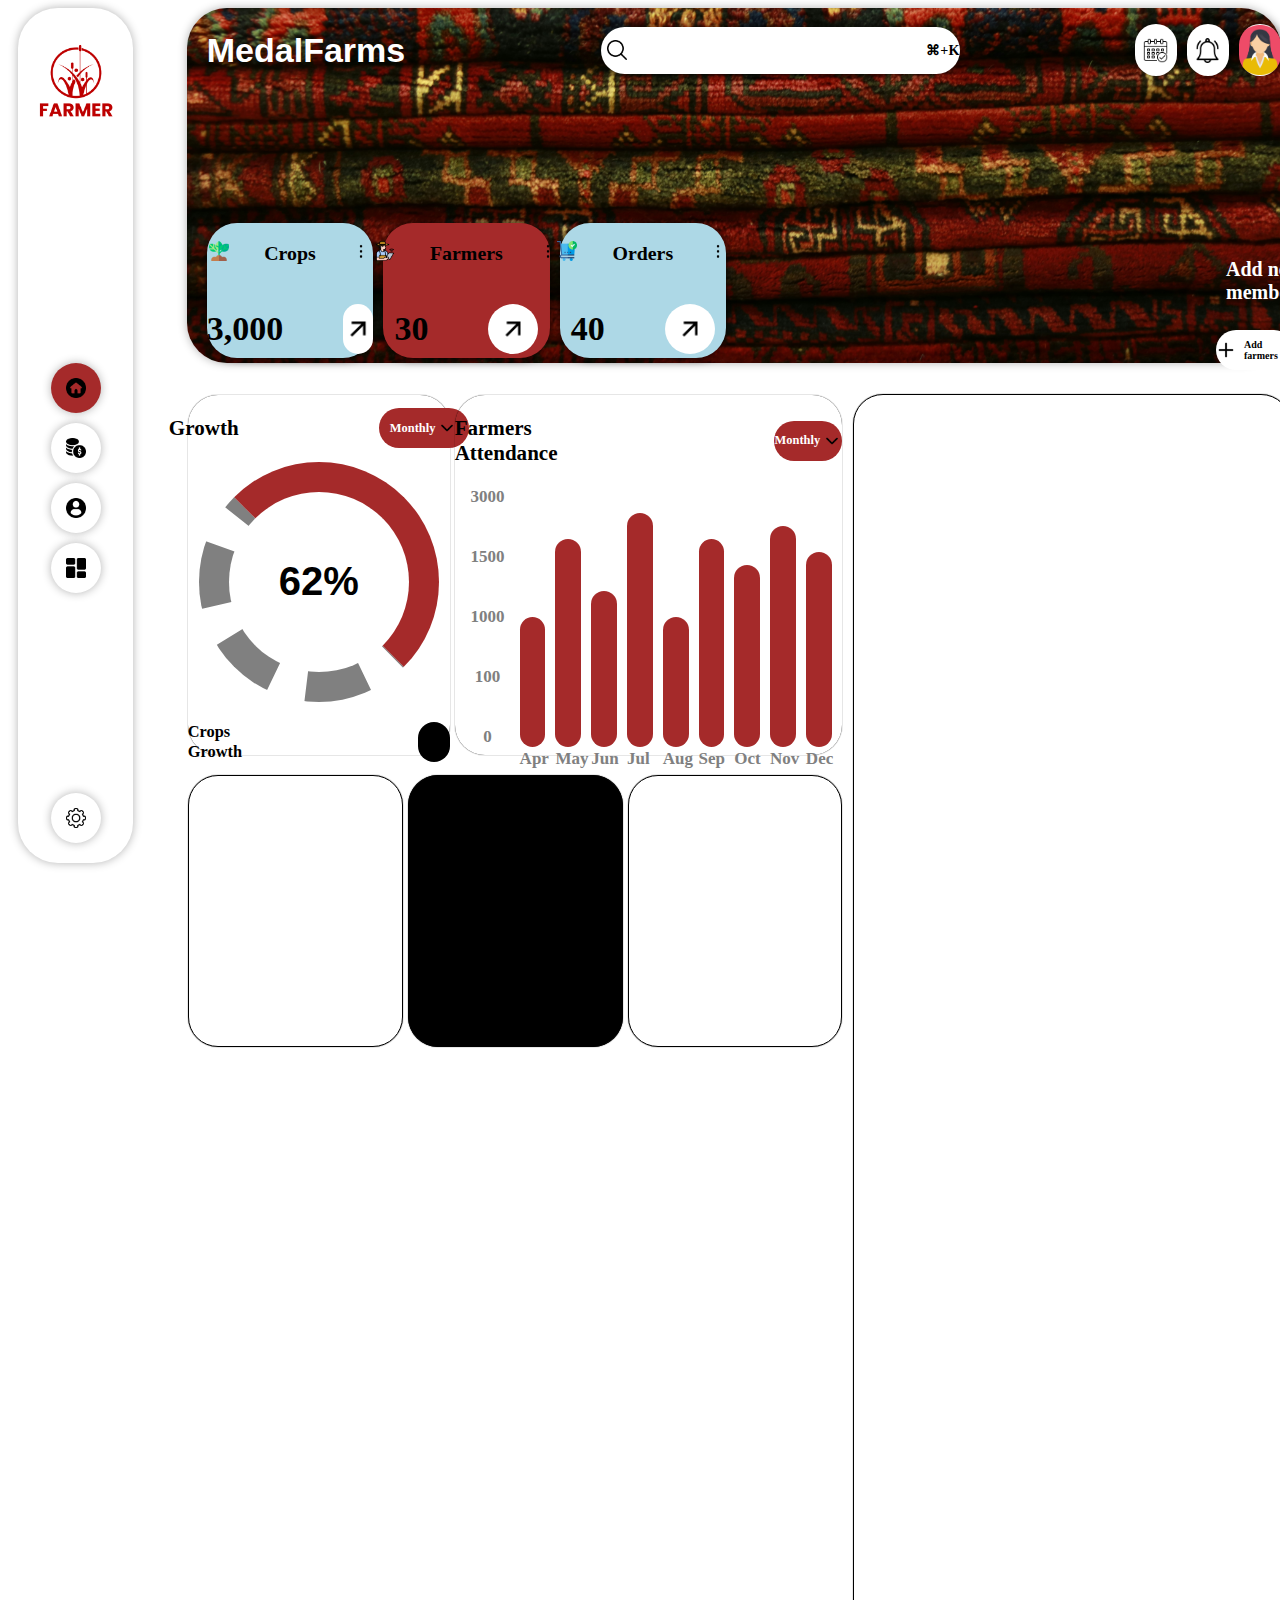
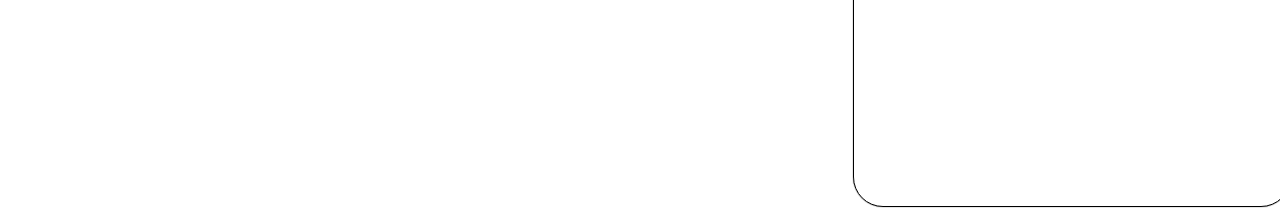
<file: index.html>
<!DOCTYPE html>
<html lang="en">
<head>
    <meta charset="UTF-8">
    <meta name="viewport" content="width=device-width, initial-scale=1.0">
    <title>dashboard</title>
    <link rel="stylesheet" href="main.css">
</head>
<body>
    <div class="container">
        <div class="sidebox">
            <div class="logo"><img src="images/logo.png" alt="logo" height="150px"></div>
            <div class="nav-btn">
                <div class="tabs home"><img src="images/home.png" alt="logo" height="20px"></div>
                <div class="tabs money"><img src="images/money (1).png" alt="logo" height="20px"></div>
                <div class="tabs profi"><img src="images/profile-user.png" alt="logo" height="20px"></div>
                <div class="tabs dashboard"><img src="images/dashboard.png" alt="logo" height="20px"></div>
            </div>
            <div class="settings tabs"><img src="images/settings.png" alt="logo" height="20px"></div>
        </div>
        <div class="mainbox">
            <div class="header">
                <div class="nav-bar">
                    <h1 class="H1">MedalFarms</h1>
                    <div class="search-bar">
                        <img src="images/search2.png" alt="search" height="20px">
                        <input type="text" height="30px" class="search">
                        <h5>⌘+K</h5>
                    </div>
                    <div class="calender bd"></div>
                    <dic class="notification bd"></dic>
                    <div class="profile bd"></div>
                </div>
                <div class="info">
                    <div class="crops bc">
                        <div class="up">
                            <div><img src="images/sprout.png" alt="crops" height="20px"></div>
                            <h3>Crops</h3>
                            <div><img src="images/more.png" alt="crops" height="20px"></div>
                        </div>
                        <div class="low">
                            <h1>3,000</h1>
                            <div class="view-full"></div>
                        </div>
                    </div>
                    <div class="farmers bc">
                        <div class="up">
                            <div><img src="images/farmer.png" alt="crops" height="20px"></div>
                            <h3>Farmers</h3>
                            <div><img src="images/more.png" alt="crops" height="20px"></div>
                        </div>
                        <div class="low">
                            <h1>30</h1>
                            <div class="view-full"></div>
                        </div>
                    </div>
                    <div class="orders bc">
                        <div class="up">
                            <div><img src="images/order.png" alt="crops" height="20px"></div>
                            <h3>Orders</h3>
                            <div><img src="images/more.png" alt="crops" height="20px"></div>
                        </div>
                        <div class="low">
                            <h1>40</h1>
                            <div class="view-full"></div>
                        </div>
                    </div>
                    <div class="members bc">
                        <h2 class="H2">Add new members</h2>
                        <div class="hlder">
                            <div class="addf bf">
                                <img src="images/add.png" alt="add" height="20px">
                                <h4>Add farmers</h4>
                            </div>
                            <div class="addcrp bf">
                                <img src="images/add.png" alt="add" height="20px">
                                <h4>Add crops</h4>
                            </div>
                        </div>
                    </div>
                </div>
            </div>
            <div class="sec2">
                <div class="dashboardss">
                    <div class="db0">
                        <div class="db1">
                            <div class="gro">
                                <h3>Growth</h3>
                                <div class="duration">
                                    <h5>Monthly</h5>
                                    <img src="images/arrowdown.png" alt="arrowdown" height="20px">
                                </div>
                            </div>
                            <div class="vis">
                                <div class="datav">62%</div>
                            </div>
                            <div class="foot">
                                <h3>Crops Growth</h3>
                                <div class="sett"><img src="images/settings.png" alt="logo" height="20px"></div>
                            </div>
                        </div>
                        <div class="db2">
                            <div class="gro gr2">
                                <h3>Farmers Attendance</h3>
                                <div class="duration">
                                    <h5>Monthly</h5>
                                    <img src="images/arrowdown.png" alt="arrowdown" height="20px">
                                </div>
                            </div>

                            <div class="Attendance-dash">
                                <div class="sections sec-1">
                                    <div>3000</div>
                                    <div>1500</div>
                                    <div>1000</div>
                                    <div>100</div>
                                    <div>0</div>
                                </div>
                                <div class="sections bar bar-1"></div>
                                <div class="sections bar bar-2"></div>
                                <div class="sections bar bar-3"></div>
                                <div class="sections bar bar-4"></div>
                                <div class="sections bar bar-5"></div>
                                <div class="sections bar bar-6"></div>
                                <div class="sections bar bar-7"></div>
                                <div class="sections bar bar-8"></div>
                                <div class="sections bar bar-9"></div>
                            </div>

                            <div class="dash-months">
                                <div></div>
                                <div class="mth">Apr</div>
                                <div class="mth">May</div>
                                <div class="mth">Jun</div>
                                <div class="mth">Jul</div>
                                <div class="mth">Aug</div>
                                <div class="mth">Sep</div>
                                <div class="mth">Oct</div>
                                <div class="mth">Nov</div>
                                <div class="mth">Dec</div>
                            </div>
                        </div>
                    </div>
                    <div class="dbs1">
                        <div class="db3"></div>
                        <div class="db4"></div>
                        <div class="db5"></div>
                    </div>
                </div>
                <div class="events"></div>
            </div>
        </div>
    </div>
<script src="app.js"></script>   
</body>
</html>
</file>
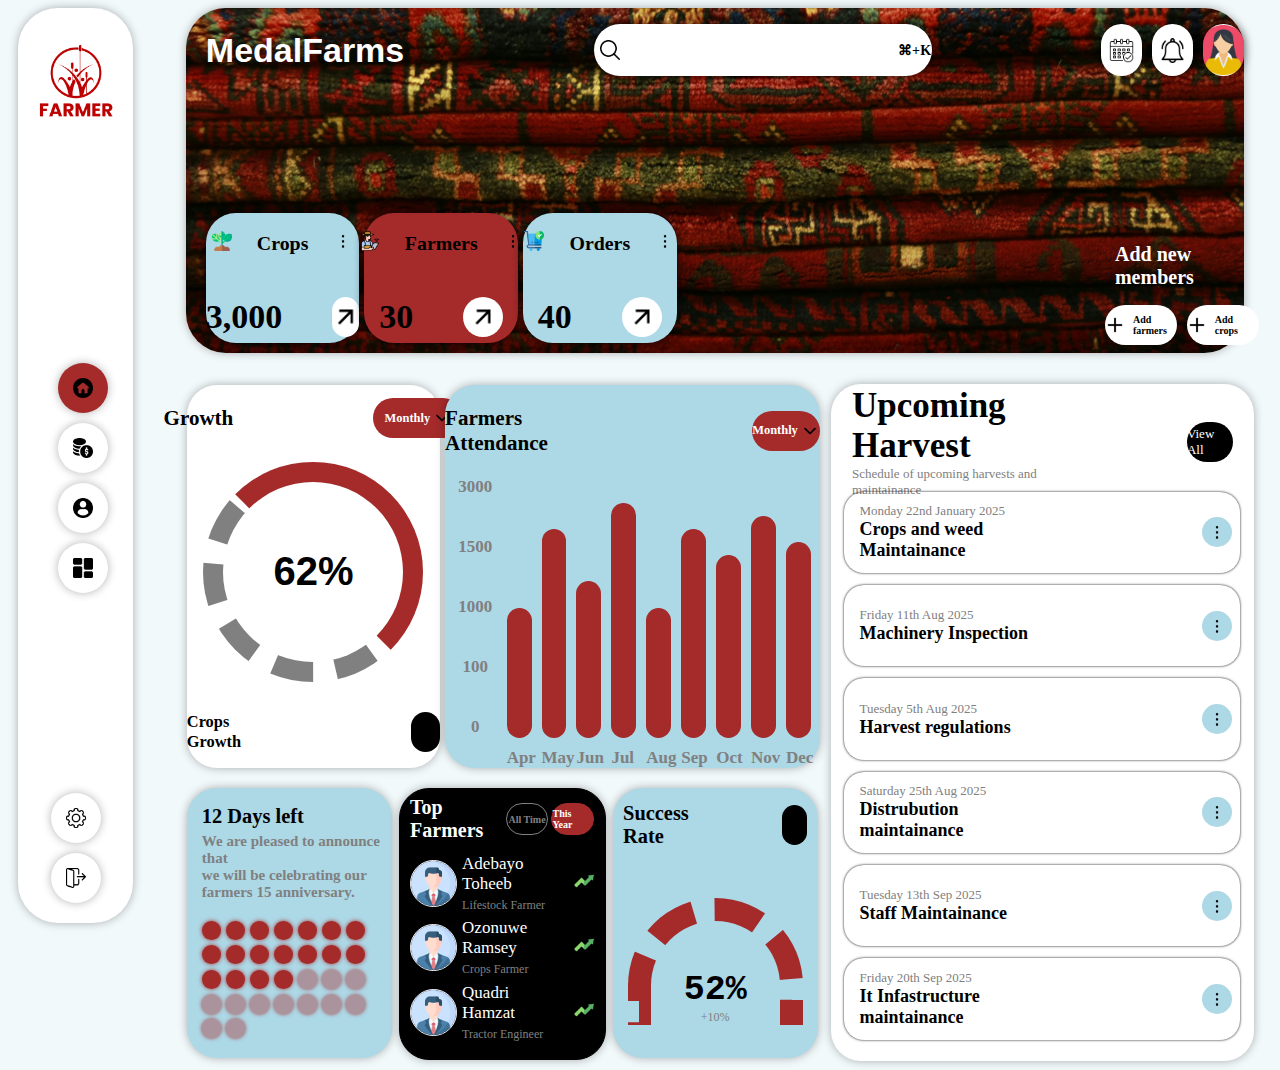
<file: Dashboard/das.html>
<!DOCTYPE html>
<html lang="en">
<head>
    <meta charset="UTF-8">
    <meta name="viewport" content="width=device-width, initial-scale=1.0">
    <title>dashboard</title>
    <link rel="stylesheet" href="dash.css">
</head>
<body>
    <div class="container">
        <div class="sidebox">
            <div class="logo"><img src="../images/logo.png" alt="logo" height="150px"></div>
            <div class="nav-btn">
                <div class="tabs home"><img src="../images/home.png" alt="logo" height="20px"></div>
                <div class="tabs money"><img src="../images/money (1).png" alt="logo" height="20px"></div>
                <div class="tabs profi"><img src="../images/profile-user.png" alt="logo" height="20px"></div>
                <div class="tabs dashboard" ><img src="../images/dashboard.png" alt="logo" height="20px"></div>
            </div>
        <div class="clsure">
            <div class="settings tabs"><img src="../images/settings.png" alt="logo" height="20px"></div>
            <div class="logout tabs" onclick="window.location.href='/Homepage/home.html';" style="cursor: pointer;"><img src="../images/logout.png" alt="logo" height="20px"></div>
        </div>
        </div>
        <div class="mainbox">
            <div class="header">
                <div class="nav-bar">
                    <h1 class="H1">MedalFarms</h1>
                    <div class="search-bar">
                        <img src="../images/search2.png" alt="search" height="20px">
                        <input type="text" height="10px" class="search">
                        <h5>⌘+K</h5>
                    </div>
                    <div class="calender bd"></div>
                    <dic class="notification bd"></dic>
                    <div class="profile bd"></div>
                </div>
                <div class="info">
                    <div class="crops bc">
                        <div class="up">
                            <div><img src="../images/sprout.png" alt="crops" height="20px"></div>
                            <h3>Crops</h3>
                            <div><img src="../images/more.png" alt="crops" height="20px"></div>
                        </div>
                        <div class="low">
                            <h1>3,000</h1>
                            <div class="view-full"></div>
                        </div>
                    </div>
                    <div class="farmers bc">
                        <div class="up">
                            <div><img src="../images/farmer.png" alt="crops" height="20px"></div>
                            <h3>Farmers</h3>
                            <div><img src="../images/more.png" alt="crops" height="20px"></div>
                        </div>
                        <div class="low">
                            <h1>30</h1>
                            <div class="view-full"></div>
                        </div>
                    </div>
                    <div class="orders bc">
                        <div class="up">
                            <div><img src="../images/order.png" alt="crops" height="20px"></div>
                            <h3>Orders</h3>
                            <div><img src="../images/more.png" alt="crops" height="20px"></div>
                        </div>
                        <div class="low">
                            <h1>40</h1>
                            <div class="view-full"></div>
                        </div>
                    </div>
                    <div class="members bc">
                        <h2 class="H2">Add new members</h2>
                        <div class="hlder">
                            <div class="addf bf">
                                <img src="../images/add.png" alt="add" height="20px">
                                <h4>Add farmers</h4>
                            </div>
                            <div class="addcrp bf">
                                <img src="../images/add.png" alt="add" height="20px">
                                <h4>Add crops</h4>
                            </div>
                        </div>
                    </div>
                </div>
            </div>
            <div class="sec2">
                <div class="dashboardss">
                    <div class="db0">
                        <div class="db1">
                            <div class="gro">
                                <h3>Growth</h3>
                                <div class="duration">
                                    <h5>Monthly</h5>
                                    <img src="../images/arrowdown.png" alt="arrowdown" height="20px">
                                </div>
                            </div>
                            <div class="vis">
                                <div class="datav">62%</div>
                            </div>
                            <div class="foot">
                                <h3>Crops Growth</h3>
                                <div class="sett"><img src="../images/settings.png" alt="logo" height="20px"></div>
                            </div>
                        </div>
                        <div class="db2">
                            <div class="gro gr2">
                                <h3>Farmers Attendance</h3>
                                <div class="duration">
                                    <h5>Monthly</h5>
                                    <img src="../images/arrowdown.png" alt="arrowdown" height="20px">
                                </div>
                            </div>

                            <div class="Attendance-dash">
                                <div class="sections sec-1">
                                    <div>3000</div>
                                    <div>1500</div>
                                    <div>1000</div>
                                    <div>100</div>
                                    <div>0</div>
                                </div>
                                <div class="sections bar bar-1"></div>
                                <div class="sections bar bar-2"></div>
                                <div class="sections bar bar-3"></div>
                                <div class="sections bar bar-4"></div>
                                <div class="sections bar bar-5"></div>
                                <div class="sections bar bar-6"></div>
                                <div class="sections bar bar-7"></div>
                                <div class="sections bar bar-8"></div>
                                <div class="sections bar bar-9"></div>
                            </div>

                            <div class="dash-months">
                                <div></div>
                                <div class="mth">Apr</div>
                                <div class="mth">May</div>
                                <div class="mth">Jun</div>
                                <div class="mth">Jul</div>
                                <div class="mth">Aug</div>
                                <div class="mth">Sep</div>
                                <div class="mth">Oct</div>
                                <div class="mth">Nov</div>
                                <div class="mth">Dec</div>
                            </div>
                        </div>
                    </div>
                    <div class="dbs1">
                        <div class="db3">
                            <div class="hd-db3">12 Days left</div>
                            <div class="hd1-db3">We are pleased to announce that <br> we  will be celebrating our farmers 15 anniversary.</div>
                            <div class="hd2-db3">
                                <div class="cir-cle c"></div>
                                <div class="cir-cle c"></div>
                                <div class="cir-cle c"></div>
                                <div class="cir-cle c"></div>
                                <div class="cir-cle c"></div>
                                <div class="cir-cle c"></div>
                                <div class="cir-cle c"></div>
                                <div class="cir-cle c"></div>
                                <div class="cir-cle c"></div>
                                <div class="cir-cle c"></div>
                                <div class="cir-cle c"></div>
                                <div class="cir-cle c"></div>
                                <div class="cir-cle c"></div>
                                <div class="cir-cle c"></div>
                                <div class="cir-cle c"></div>
                                <div class="cir-cle c"></div>
                                <div class="cir-cle c"></div>
                                <div class="cir-cle c"></div>
                                <div class="cir-cle c1"></div>
                                <div class="cir-cle c1"></div>
                                <div class="cir-cle c1"></div>
                                <div class="cir-cle c1"></div>
                                <div class="cir-cle c1"></div>
                                <div class="cir-cle c1"></div>
                                <div class="cir-cle c1"></div>
                                <div class="cir-cle c1"></div>
                                <div class="cir-cle c1"></div>
                                <div class="cir-cle c1"></div>
                                <div class="cir-cle c1"></div>
                                <div class="cir-cle c1"></div>
                            </div>
                        </div>
                        <div class="db4">
                            <div class="grdd head-er">
                                <div class="far-mrs">Top Farmers</div>
                                <div class="cr all-time">All Time</div>
                                <div class="cr this-year">This Year</div>
                            </div>
                            <div class="grdd frm-tbl">
                                <div class="prfl"><img src="../images/profile2.png" alt="proile" height="45px"></div>
                                <div class="in-fo">
                                    <div style="color: white; font-size: 17px;">Adebayo Toheeb</div>
                                    <div style="color: grey; font-size: 12px;">Lifestock Farmer</div>
                                </div>
                                <div class="arr"><img src="../images/increase.png" alt="arow" height="20px"></div>
                            </div>
                            <div class="grdd frm-tbl">
                                <div class="prfl"><img src="../images/profile2.png" alt="proile" height="45px"></div>
                                <div class="in-fo">
                                    <div style="color: white; font-size: 17px;">Ozonuwe Ramsey</div>
                                    <div style="color: grey; font-size: 12px;">Crops Farmer</div>
                                </div>
                                <div class="arr"><img src="../images/increase.png" alt="arow" height="20px"></div>
                            </div>
                            <div class="grdd frm-tbl">
                                <div class="prfl"><img src="../images/profile2.png" alt="proile" height="45px"></div>
                                <div class="in-fo">
                                    <div style="color: white; font-size: 17px;">Quadri Hamzat</div>
                                    <div style="color: grey; font-size: 12px;">Tractor Engineer</div>
                                </div>
                                <div class="arr"><img src="../images/increase.png" alt="arow" height="20px"></div>
                            </div>
                        </div>
                        <div class="db5">
                            <div class="sucs-rte">
                                <div style="font-size: larger; font-weight: bolder; font-family: 'Times New Roman', Times, serif;">Success Rate</div>
                                <div style="height: 40px; width: 40px; background-color: black; border-radius: 30px;"></div>
                            </div>
                            <div class="suc-lder">
                                <div class="lder">
                                    <div style="font-size: 35px; font-weight: bolder; font-family: 'Courier New', Courier, monospace;">52%</div>
                                    <div style="font-size: 12px; font-weight: 300; color: gray;">+10%</div>
                                </div>
                            </div>
                        </div>
                    </div>
                </div>
                <div class="events">
                    <div class="hder-ev1 first-tp">
                        <div style="display: flex; flex-direction: column;">
                            <div style="font-size: larger; font-weight: bolder; font-size: 35px;">Upcoming Harvest</div>
                            <div style="font-size: larger; font-weight: lighter; font-size: 13px; color: gray;">Schedule of upcoming harvests and maintainance</div>
                        </div>
                        <div style="width: 70px; height: 40px; background-color: black; border-radius: 30px; display: flex; justify-content: center; align-items: center; color: white; font-size: 13px;">View All</div>
                    </div>
                    <div class="hder-ev1 schd">
                        <div style="display: flex; flex-direction: column; width: 50%;">
                            <div style="font-size: 13px; color: grey;">Monday 22nd January 2025</div>
                            <div style="font-size: larger; font-weight: bolder; font-size: 18px;">Crops and weed Maintainance</div>
                        </div>
                        <div style="width: 30px; height: 30px; border-radius: 30px; background-color: lightblue; display: flex; justify-content: center; align-items: center;"><img src="../images/more.png" alt="more" height="20px"></div>
                    </div>
                    <div class="hder-ev1 schd">
                        <div style="display: flex; flex-direction: column; width: 50%;">
                            <div style="font-size: 13px; color: grey;">Friday 11th Aug 2025</div>
                            <div style="font-size: larger; font-weight: bolder; font-size: 18px;">Machinery Inspection</div>
                        </div>
                        <div style="width: 30px; height: 30px; border-radius: 30px; background-color: lightblue; display: flex; justify-content: center; align-items: center;"><img src="../images/more.png" alt="more" height="20px"></div>
                    </div>
                    <div class="hder-ev1 schd">
                        <div style="display: flex; flex-direction: column; width: 50%;">
                            <div style="font-size: 13px; color: grey;">Tuesday 5th Aug 2025</div>
                            <div style="font-size: larger; font-weight: bolder; font-size: 18px;">Harvest regulations </div>
                        </div>
                        <div style="width: 30px; height: 30px; border-radius: 30px; background-color: lightblue; display: flex; justify-content: center; align-items: center;"><img src="../images/more.png" alt="more" height="20px"></div>
                    </div>
                    <div class="hder-ev1 schd">
                        <div style="display: flex; flex-direction: column; width: 50%;">
                            <div style="font-size: 13px; color: grey;">Saturday 25th Aug 2025</div>
                            <div style="font-size: larger; font-weight: bolder; font-size: 18px;">Distrubution maintainance</div>
                        </div>
                        <div style="width: 30px; height: 30px; border-radius: 30px; background-color: lightblue; display: flex; justify-content: center; align-items: center;"><img src="../images/more.png" alt="more" height="20px"></div>
                    </div>
                    <div class="hder-ev1 schd">
                        <div style="display: flex; flex-direction: column; width: 50%;">
                            <div style="font-size: 13px; color: grey;">Tuesday 13th Sep 2025</div>
                            <div style="font-size: larger; font-weight: bolder; font-size: 18px;">Staff Maintainance</div>
                        </div>
                        <div style="width: 30px; height: 30px; border-radius: 30px; background-color: lightblue; display: flex; justify-content: center; align-items: center;"><img src="../images/more.png" alt="more" height="20px"></div>
                    </div>
                    <div class="hder-ev1 schd">
                        <div style="display: flex; flex-direction: column; width: 50%;">
                            <div style="font-size: 13px; color: grey;">Friday 20th Sep 2025</div>
                            <div style="font-size: larger; font-weight: bolder; font-size: 18px;">It Infastructure maintainance</div>
                        </div>
                        <div style="width: 30px; height: 30px; border-radius: 30px; background-color: lightblue; display: flex; justify-content: center; align-items: center;"><img src="../images/more.png" alt="more" height="20px"></div>
                    </div>
                </div>
            </div>
        </div>
    </div>
<script src="dashb.js"></script>   
</body>
</html>
</file>
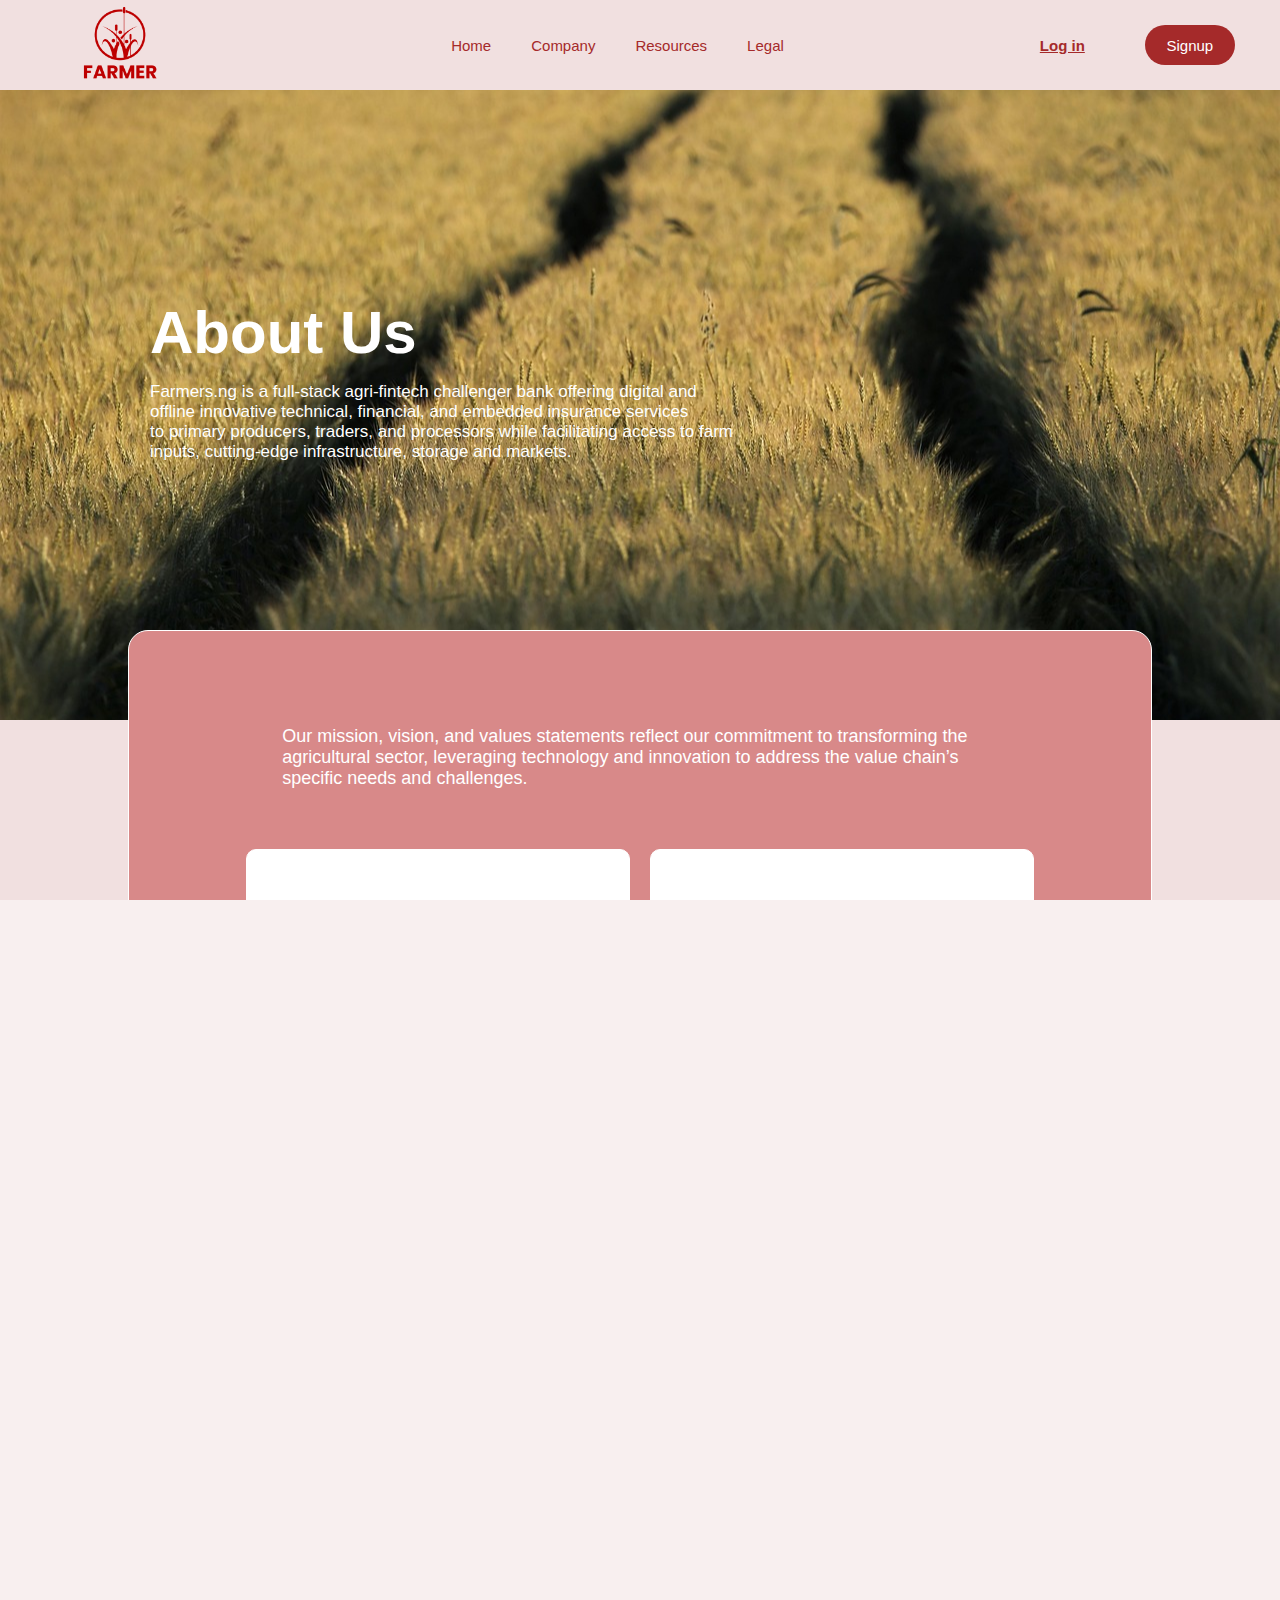
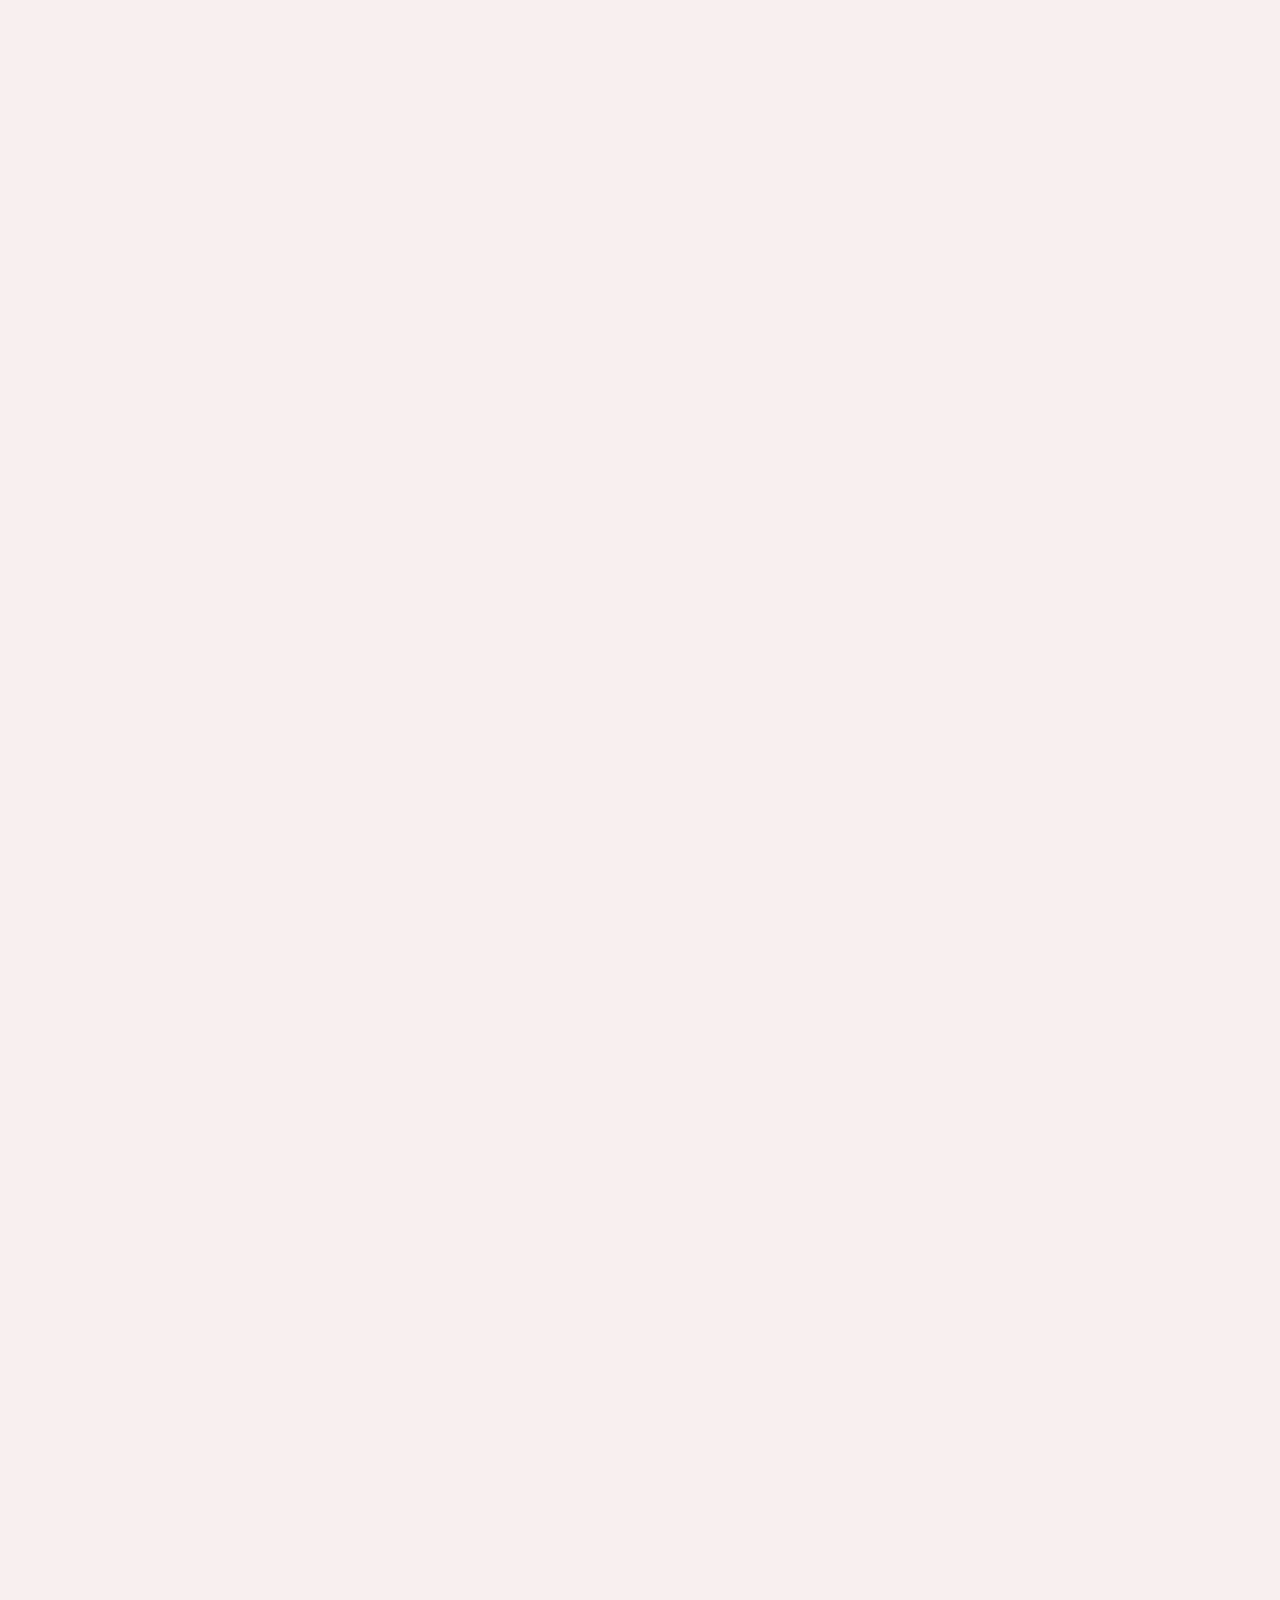
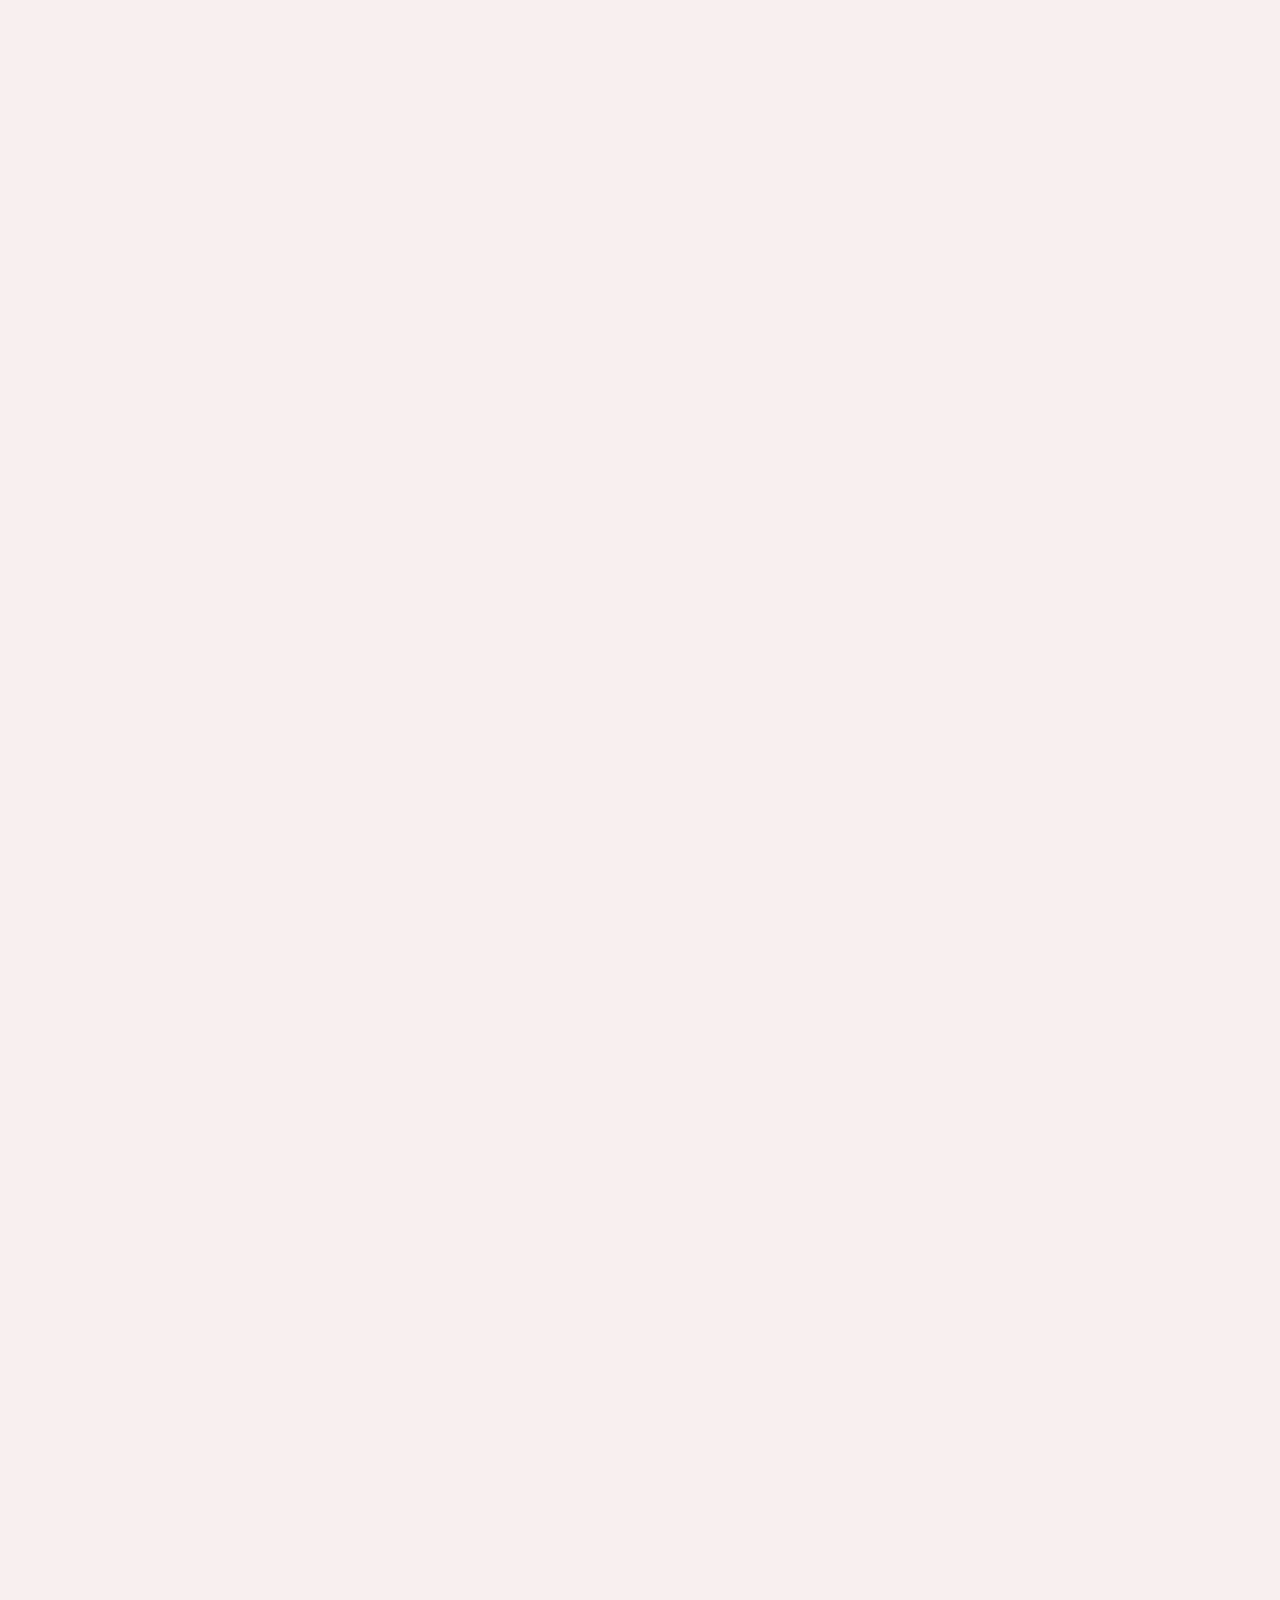
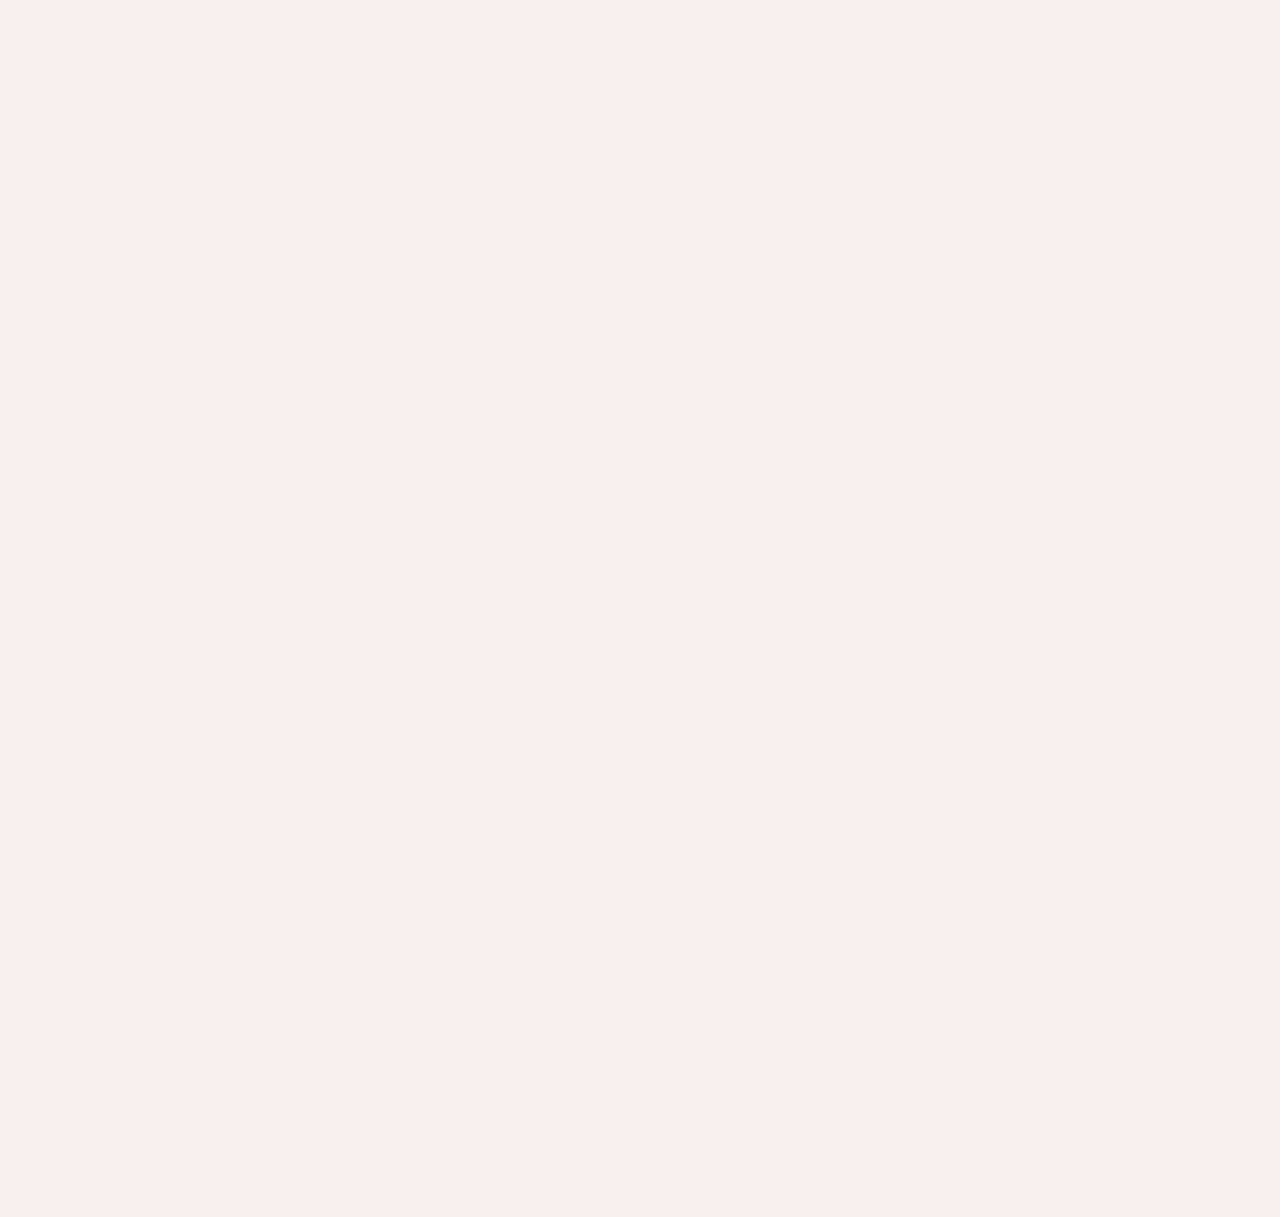
<file: Homepage/company.html>
<!DOCTYPE html>
<html lang="en">
<head>
    <meta charset="UTF-8">
    <meta name="viewport" content="width=device-width, initial-scale=1.0">
    <title>Company</title>
    <link rel="stylesheet" href="main.css">
</head>
<body>
    <header>
        <nav>
            <div class="logo">
                <img src="../images/logo.png" alt="logo" height="150px">
            </div>
            <div class="pr0">
                <div class="ul" id="Home">Home</div>
                <div class="ul" id="Company">Company</div>
                <div class="ul" id="Resources">Resources</div>
                <div class="ul" id="Legal">Legal</div>
            </div>
            <div class="pr1">
                <div class="loginbtn"><u>Log in</u></div>
                <div class="Signupbtn">Signup</div>
            </div>
        </nav>

        <div class="comapny-menu">
            <div class="cptl">
                <div style="width: 50px; height: 50px; background-color: white; border-radius: 30px; display: flex; justify-content: center; align-items: center;"><img src="../images/story.png" alt="story" height="30px"></div>
                <div>Our story</div>
            </div>
            <div class="cptl">
                <div style="width: 50px; height: 50px; background-color: white; border-radius: 30px; display: flex; justify-content: center; align-items: center;"><img src="../images/social.png" alt="social" height="30px"></div>
                <div>Social Impact</div>
            </div>
            <div class="cptl">
                <div style="width: 50px; height: 50px; background-color: white; border-radius: 30px; display: flex; justify-content: center; align-items: center;"><img src="../images/career.png" alt="Careers" height="30px"></div>
                <div>Careers</div>
            </div>
            <div class="cptl">
                <div style="width: 50px; height: 50px; background-color: white; border-radius: 30px; display: flex; justify-content: center; align-items: center;"><img src="../images/investor.png" alt="investor" height="30px"></div>
                <div>Investors Relation</div>
            </div>
        </div>
        <div class="Resources-menu">
            <div class="cptl">
                <div style="width: 50px; height: 50px; background-color: white; border-radius: 30px; display: flex; justify-content: center; align-items: center;"><img src="../images/news.png" alt="news" height="30px"></div>
                <div>Latest News</div>
            </div>
            <div class="cptl">
                <div style="width: 50px; height: 50px; background-color: white; border-radius: 30px; display: flex; justify-content: center; align-items: center;"><img src="../images/facts.png" alt="facts" height="30px"></div>
                <div>Facts</div>
            </div>
            <div class="cptl">
                <div style="width: 50px; height: 50px; background-color: white; border-radius: 30px; display: flex; justify-content: center; align-items: center;"><img src="../images/contacts.png" alt="contacts" height="30px"></div>
                <div>Contact Us</div>
            </div>
            <div class="cptl">
                <div style="width: 50px; height: 50px; background-color: white; border-radius: 30px; display: flex; justify-content: center; align-items: center;"><img src="../images/security.png" alt="security" height="30px"></div>
                <div>Security</div>
            </div>
        </div>
        <div class="Legal-menu">
            <div class="cptl">
                <div style="width: 50px; height: 50px; background-color: white; border-radius: 30px; display: flex; justify-content: center; align-items: center;"><img src="../images/loan.png" alt="loan" height="30px"></div>
                <div>Loan Policy</div>
            </div>
            <div class="cptl">
                <div style="width: 50px; height: 50px; background-color: white; border-radius: 30px; display: flex; justify-content: center; align-items: center;"><img src="../images/terms.png" alt="terms" height="30px"></div>
                <div>Terms and Condition</div>
            </div>
            <div class="cptl">
                <div style="width: 50px; height: 50px; background-color: white; border-radius: 30px; display: flex; justify-content: center; align-items: center;"><img src="../images/privacy.png" alt="privacy" height="30px"></div>
                <div>privacy Policy</div>
            </div>
            <div class="cptl">
                <div style="width: 50px; height: 50px; background-color: white; border-radius: 30px; display: flex; justify-content: center; align-items: center;"><img src="../images/cookies.png" alt="cookies" height="30px"></div>
                <div>Cookie Policy</div>
            </div>
        </div>
    </header>

    <main>
        <section class="about-header">
            <div style="font-size: 60px; color: white; font-weight: 800; margin-left: 150px;">About Us</div>
            <div style="font-size: 17px; color: white; margin-top: 15px;  margin-left: 150px; margin-bottom: 50px; ">Farmers.ng is a full-stack agri-fintech challenger bank offering digital and <br> offline innovative technical, financial, and embedded insurance services <br> to primary producers, traders, and processors while facilitating access to farm <br> inputs, cutting-edge infrastructure, storage and markets.</div>
        </section>

        <section class="about-sec-1">
            <div style="font-size: 18px; color: white; font-weight: 500; width: 70%;">Our mission, vision, and values statements reflect our commitment to transforming the agricultural sector, leveraging technology and  innovation to address the value chain’s specific needs and challenges.</div>
            <div class="about-sec-2">
                <div class="about-sec-box">
                    <h1 style="margin-left: 35px; color: brown;">Mission</h1>
                    <p style="margin-left: 35px; font-size: 15px;">To empower farmers to maximize their productivity and profitability and contribute to food security and economic growth.</p>
                </div>
                <div class="about-sec-box">
                    <h1 style="margin-left: 35px; color: brown;">Vission</h1>
                    <p style="margin-left: 35px; font-size: 15px;">To be the catalyst that propels the largest network  of agricultural value chain actors to a tech-enabled productive ecosystem, fostering sustainable agriculture  practices and inclusive economic development.</p>
                </div>
            </div>
        </section>

        <section class="company-values">
            <h1 style="font-size: 40px; color: brown;">Values</h1>
            <div class="values-sec">
                <div class="valsec">
                    <div class="h1-valuesec">Customer-Centric</div>
                    <div class="p-valuesec">We prioritize the needs of our customers and strive to exceed their expectations by delivering tailored and impactful solutions.</div>
                </div>
                <div class="valsec">
                    <div class="h1-valuesec">Innovation</div>
                    <div class="p-valuesec">We embrace technology and continuously seek innovative ways to enhance efficiency, transparency, and scalability.</div>
                </div>
                <div class="valsec">
                    <div class="h1-valuesec">Collaboration</div>
                    <div class="p-valuesec">We foster strong partnerships and alliances with key stakeholders to create shared value and drive positive change in the agricultural value chain.</div>
                </div>
                <div class="valsec">
                    <div class="h1-valuesec">Inclusion</div>
                    <div class="p-valuesec">We are committed to promoting financial inclusion by providing accessible and affordable financial services to underserved agricultural value chain actors, empowering them to thrive.</div>
                </div>
                <div class="valsec">
                    <div class="h1-valuesec">Integrity</div>
                    <div class="p-valuesec">We uphold the highest standards of ethics, transparency, and trust in all our interactions, ensuring the long-term success and sustainability of our operations.</div>
                </div>
                <div class="valsec">
                    <div class="h1-valuesec">Impact-driven</div>
                    <div class="p-valuesec">We are dedicated to making a meaningful and measurable impact on the lives of agricultural value chain actors, promoting sustainable agriculture, and contributing to economic development and food security.</div>
                </div>
            </div>
        </section>


        <section class="details-v">
        </section>

        <section class="data-sec-about">
            <div class="datasec-ab" style="background-color: black;">
                <div style="font-size: 40px; font-weight: 700; color: white; margin-left: 50px;">$220m</div>
                <div style="width: 80%; margin-left: 50px; font-size: 18px; color: white;">The largest market in Africa with a population of 220 million people</div>
            </div>
            <div class="datasec-ab">
                <div style="font-size: 40px; font-weight: 700; color: white; margin-left: 50px;">57%</div>
                <div style="width: 80%; margin-left: 50px; font-size: 18px; color: white;">Food items account for 57 percent of total household expenditure</div>
            </div>
            <div class="datasec-ab" style="background-color: brown;">
                <div style="font-size: 40px; font-weight: 700; color: white; margin-left: 50px;">$5b</div>
                <div style="width: 80%; margin-left: 50px; font-size: 18px; color: white;">Food imports consume USD 5 billion of valuable foreign exchange</div>
            </div>
            <div class="datasec-ab">
                <div style="font-size: 40px; font-weight: 700; color: white; margin-left: 50px;">$140m</div>
                <div style="width: 80%; margin-left: 50px; font-size: 18px; color: white;">USD 140 million is spent daily on food consumption</div>
            </div>
            <div class="datasec-ab" style="background-color: orange;">
                <div style="font-size: 40px; font-weight: 700; color: white; margin-left: 50px;">23%</div>
                <div style="width: 80%; margin-left: 50px; font-size: 18px; color: white;">The sector contributes about 23 percent to overall GDP in real terms and employs 48 percent of the labour force</div>
            </div>
            <div class="datasec-ab">
                <div style="width: 80%; margin-left: 50px; font-size: 30px; color: white;">Ample arable land and water resources</div>
            </div>
        </section>

        <section class="data-sec-about2">
            <div style="display: flex; flex-direction: column; gap: 40px; margin-left: 60px;">
                <h1>In Nigeria, agricultural lending pales in <br> comparison to other sectors</h1>
                <div class="sec-2-data">
                    <div class="dt-sec2-details">
                        <div style="width: 60px; height: 60px; background-color: blue; margin-left: 30px; border-radius: 10px;"></div>
                        <div style="display: flex; flex-direction: column; margin-left: 20px; gap: 10px;">
                            <div style="font-size: 35px; font-weight: 700;">5%</div>
                            <p>Agricultural</p>
                        </div>
                    </div>
                    <div class="dt-sec2-details">
                        <div style="width: 60px; height: 60px; background-color: green; margin-left: 30px; border-radius: 10px;"></div>
                        <div style="display: flex; flex-direction: column; margin-left: 20px; gap: 10px;">
                            <div style="font-size: 35px; font-weight: 700;">12%</div>
                            <p>Communication</p>
                        </div>
                    </div>
                    <div class="dt-sec2-details">
                        <div style="width: 60px; height: 60px; background-color: red; margin-left: 30px; border-radius: 10px;"></div>
                        <div style="display: flex; flex-direction: column; margin-left: 20px; gap: 10px;">
                            <div style="font-size: 35px; font-weight: 700;">35%</div>
                            <p>Oil and gas</p>
                        </div>
                    </div>
                    <div class="dt-sec2-details">
                        <div style="width: 60px; height: 60px; background-color: brown; margin-left: 30px; border-radius: 10px;"></div>
                        <div style="display: flex; flex-direction: column; margin-left: 20px; gap: 10px;">
                            <div style="font-size: 35px; font-weight: 700;">14%</div>
                            <p>Trade</p>
                        </div>
                    </div>
                    <div class="dt-sec2-details">
                        <div style="width: 60px; height: 60px; background-color: purple; margin-left: 30px; border-radius: 10px;"></div>
                        <div style="display: flex; flex-direction: column; margin-left: 20px; gap: 10px;">
                            <div style="font-size: 35px; font-weight: 700;">54%</div>
                            <p>Education</p>
                        </div>
                    </div>
                </div>
            </div>
            <div class="chart"></div>
        </section>

    </main>
    <footer class="footer">
        <div class="ft-1">
            <div class="hdft">
                <h1 style="color: white;">Get started with Farmers</h1>
                <div class="downloads2">
                    <div class="btn">
                        <div><img src="../images/googlep.png" alt="google play" height="25px"></div>
                        <div class="txt">
                            <div>Download from the</div>
                            <div style="font-size: 12px; font-weight: bold;">App Store</div>
                        </div>
                    </div>
                    <div class="btn">
                        <div><img src="../images/appstore.svg" alt="app store" height="25px"></div>
                        <div class="txt">
                            <div>Get it on</div>
                            <div style="font-size: 12px; font-weight: bold;">Google play</div>
                        </div>
                    </div>
                    <div class="btn">
                        <div><img src="../images/phone.png" alt="phone-call" height="25px"></div>
                        <div class="txt">
                            <div>Bank on ussd</div>
                            <div style="font-size: 15px; font-weight: bold;">*5234#</div>
                        </div>
                    </div>
                </div>
            </div>
            <div class="Company">
                <h2>Company</h2>
                <p>Our story </p>
                <p>Social Impact </p>
                <p>Careers </p>
                <p>Investors Relations </p>
            </div>
            <div class="help">
                <h2>Help</h2>
                <p>Latest News </p>
                <p>FAQ's </p>
                <p>Contact Us </p>
                <p>Security </p>
            </div>
            <div class="legal">
                <h2>Legal</h2>
                <p>Terms and Condition </p>
                <p>Privacy Policy </p>
                <p>Cookie Policy </p>
                <p>Information Security Policy </p>
            </div>
        </div>
        <div class="ft-2">
            <div class="hdft1">
                <h1 style="color: white;">Farmers Nigeria limited.</h1>
                <p>Farmers.ng is a product of Mega Microfinance Bank, which provides banking services that are regulated by the Central Bank of Nigeria.</p>
            </div>
            <div class="Company">
                <h2>Contact</h2>
                <p>hello@farmer.ng </p>
                <p>+ 234 912 1769 159 </p>
                <p>+ 234 912 1769 159 </p>
            </div>
            <div class="help">
                <h2>HeadQuaters</h2>
                <p>31, bola balogun </p>
                <p>street, ibeju-lekki </p>
                <p>Lagos state. </p>
            </div>
            <div class="legal">
                <h2>Socials</h2>
                <p>Linkedin </p>
                <p>Facebook </p>
                <p>Instagram </p>
            </div>
        </div>
        <div class="ft-3">
            <p>©2025  farmers development Limited – RC 744630. All Rights Reserved.</p>
            <div><img src="../images/whatsapp.png" alt="whatsapp" height="70px"></div>
        </div>
    </footer>
</main>
<script src="app.js"></script>
</body>
</html>
</file>
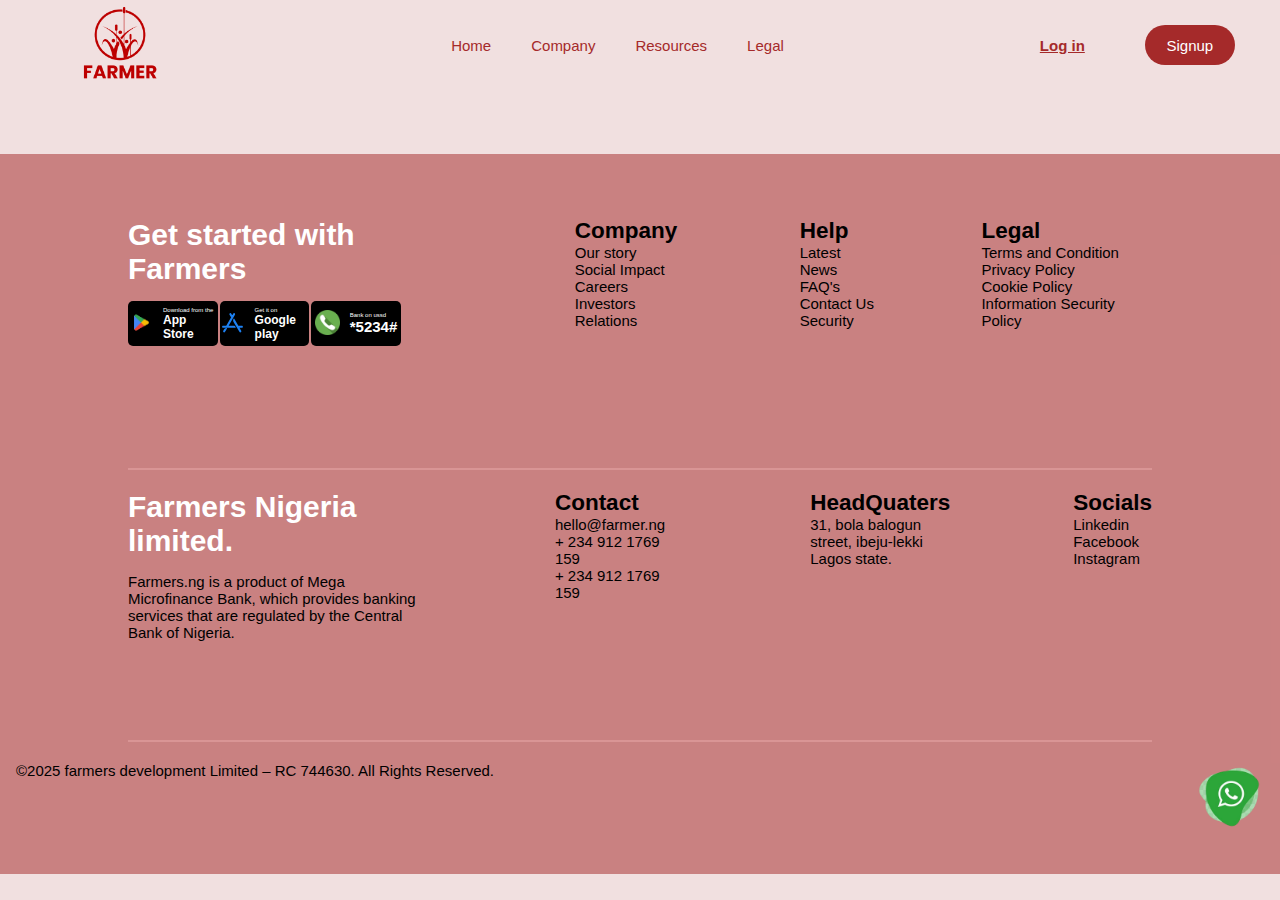
<file: Homepage/Legal.html>
<!DOCTYPE html>
<html lang="en">
<head>
    <meta charset="UTF-8">
    <meta name="viewport" content="width=device-width, initial-scale=1.0">
    <title>Homepage</title>
    <link rel="stylesheet" href="main.css">
</head>
<body>
    <header>
        <nav>
            <div class="logo">
                <img src="../images/logo.png" alt="logo" height="150px">
            </div>
            <div class="pr0">
                <div class="ul" id="Home">Home</div>
                <div class="ul" id="Company">Company</div>
                <div class="ul" id="Resources">Resources</div>
                <div class="ul" id="Legal">Legal</div>
            </div>
            <div class="pr1">
                <div class="loginbtn"><u>Log in</u></div>
                <div class="Signupbtn">Signup</div>
            </div>
        </nav>

        <div class="comapny-menu">
            <div class="cptl">
                <div style="width: 50px; height: 50px; background-color: white; border-radius: 30px; display: flex; justify-content: center; align-items: center;"><img src="../images/story.png" alt="story" height="30px"></div>
                <div>Our story</div>
            </div>
            <div class="cptl">
                <div style="width: 50px; height: 50px; background-color: white; border-radius: 30px; display: flex; justify-content: center; align-items: center;"><img src="../images/social.png" alt="social" height="30px"></div>
                <div>Social Impact</div>
            </div>
            <div class="cptl">
                <div style="width: 50px; height: 50px; background-color: white; border-radius: 30px; display: flex; justify-content: center; align-items: center;"><img src="../images/career.png" alt="Careers" height="30px"></div>
                <div>Careers</div>
            </div>
            <div class="cptl">
                <div style="width: 50px; height: 50px; background-color: white; border-radius: 30px; display: flex; justify-content: center; align-items: center;"><img src="../images/investor.png" alt="investor" height="30px"></div>
                <div>Investors Relation</div>
            </div>
        </div>
        <div class="Resources-menu">
            <div class="cptl">
                <div style="width: 50px; height: 50px; background-color: white; border-radius: 30px; display: flex; justify-content: center; align-items: center;"><img src="../images/news.png" alt="news" height="30px"></div>
                <div>Latest News</div>
            </div>
            <div class="cptl">
                <div style="width: 50px; height: 50px; background-color: white; border-radius: 30px; display: flex; justify-content: center; align-items: center;"><img src="../images/facts.png" alt="facts" height="30px"></div>
                <div>Facts</div>
            </div>
            <div class="cptl">
                <div style="width: 50px; height: 50px; background-color: white; border-radius: 30px; display: flex; justify-content: center; align-items: center;"><img src="../images/contacts.png" alt="contacts" height="30px"></div>
                <div>Contact Us</div>
            </div>
            <div class="cptl">
                <div style="width: 50px; height: 50px; background-color: white; border-radius: 30px; display: flex; justify-content: center; align-items: center;"><img src="../images/security.png" alt="security" height="30px"></div>
                <div>Security</div>
            </div>
        </div>
        <div class="Legal-menu">
            <div class="cptl">
                <div style="width: 50px; height: 50px; background-color: white; border-radius: 30px; display: flex; justify-content: center; align-items: center;"><img src="../images/loan.png" alt="loan" height="30px"></div>
                <div>Loan Policy</div>
            </div>
            <div class="cptl">
                <div style="width: 50px; height: 50px; background-color: white; border-radius: 30px; display: flex; justify-content: center; align-items: center;"><img src="../images/terms.png" alt="terms" height="30px"></div>
                <div>Terms and Condition</div>
            </div>
            <div class="cptl">
                <div style="width: 50px; height: 50px; background-color: white; border-radius: 30px; display: flex; justify-content: center; align-items: center;"><img src="../images/privacy.png" alt="privacy" height="30px"></div>
                <div>privacy Policy</div>
            </div>
            <div class="cptl">
                <div style="width: 50px; height: 50px; background-color: white; border-radius: 30px; display: flex; justify-content: center; align-items: center;"><img src="../images/cookies.png" alt="cookies" height="30px"></div>
                <div>Cookie Policy</div>
            </div>
        </div>
    </header>


    <footer class="footer">
        <div class="ft-1">
            <div class="hdft">
                <h1 style="color: white;">Get started with Farmers</h1>
                <div class="downloads2">
                    <div class="btn">
                        <div><img src="../images/googlep.png" alt="google play" height="25px"></div>
                        <div class="txt">
                            <div>Download from the</div>
                            <div style="font-size: 12px; font-weight: bold;">App Store</div>
                        </div>
                    </div>
                    <div class="btn">
                        <div><img src="../images/appstore.svg" alt="app store" height="25px"></div>
                        <div class="txt">
                            <div>Get it on</div>
                            <div style="font-size: 12px; font-weight: bold;">Google play</div>
                        </div>
                    </div>
                    <div class="btn">
                        <div><img src="../images/phone.png" alt="phone-call" height="25px"></div>
                        <div class="txt">
                            <div>Bank on ussd</div>
                            <div style="font-size: 15px; font-weight: bold;">*5234#</div>
                        </div>
                    </div>
                </div>
            </div>
            <div class="Company">
                <h2>Company</h2>
                <p>Our story </p>
                <p>Social Impact </p>
                <p>Careers </p>
                <p>Investors Relations </p>
            </div>
            <div class="help">
                <h2>Help</h2>
                <p>Latest News </p>
                <p>FAQ's </p>
                <p>Contact Us </p>
                <p>Security </p>
            </div>
            <div class="legal">
                <h2>Legal</h2>
                <p>Terms and Condition </p>
                <p>Privacy Policy </p>
                <p>Cookie Policy </p>
                <p>Information Security Policy </p>
            </div>
        </div>
        <div class="ft-2">
            <div class="hdft1">
                <h1 style="color: white;">Farmers Nigeria limited.</h1>
                <p>Farmers.ng is a product of Mega Microfinance Bank, which provides banking services that are regulated by the Central Bank of Nigeria.</p>
            </div>
            <div class="Company">
                <h2>Contact</h2>
                <p>hello@farmer.ng </p>
                <p>+ 234 912 1769 159 </p>
                <p>+ 234 912 1769 159 </p>
            </div>
            <div class="help">
                <h2>HeadQuaters</h2>
                <p>31, bola balogun </p>
                <p>street, ibeju-lekki </p>
                <p>Lagos state. </p>
            </div>
            <div class="legal">
                <h2>Socials</h2>
                <p>Linkedin </p>
                <p>Facebook </p>
                <p>Instagram </p>
            </div>
        </div>
        <div class="ft-3">
            <p>©2025  farmers development Limited – RC 744630. All Rights Reserved.</p>
            <div><img src="../images/whatsapp.png" alt="whatsapp" height="70px"></div>
        </div>
    </footer>
</main>
<script src="app.js"></script>
</body>
</html>
</file>
<file: main.css>
body{
    background-color: white;
    font-family: Cambria, Cochin, Georgia, Times, 'Times New Roman', serif;
    font-size: 17px;
}
.container {
    width: 100%;
    height: 200vh;
    background-color: black;
    display: flex;
    background-color: white;
}

.sidebox {
    height: 95vh;
    width: 9vw;
    background-color: white;
    border-radius: 40px;
    margin-left: 10px;
    box-shadow: 0 0 10px 0 rgba(0, 0, 0, 0.3);
    display: flex;
    position: fixed;
    flex-direction: column;
    align-items: center;
    gap: 200px;
}

.nav-btn {
    display: flex;
    flex-direction: column;
    gap: 10px;
}

.tabs{
    height: 50px;
    width: 50px;
    border-radius: 30px;
    background-color: white;
    box-shadow: 0 0 10px 0 rgba(0, 0, 0, 0.3);
    display: flex;
    align-items: center;
    justify-content: center;
}

.home {
    background-color: brown;
}

.bg-tg2 {
    background-color: white;
}

.bg-tg {
    background-color: brown;
}


.mainbox {
    width: 90vw;
    height: 100%;
    background-color: transparent;
    margin-left: 150px;
    display: flex;
    flex-direction: column;
    align-items: center;
    gap: 30px;
}


.header {
    width: 95%;
    height: 45vh;
    background-color: white;
    border-radius: 40px;
    box-shadow: 0 0 10px 0 rgba(0, 0, 0, 0.3);
    background-image: url(images/banner.jpg);
    background-size: cover;
    background-position: center;
    background-repeat: no-repeat;
    display: flex;
    flex-direction: column;
    gap: 100px;

}

.nav-bar {
    background-color: transparent;
    width: 100%;
    display: flex;
    align-items: center;
    gap: 10px;
}


.search-bar {
    width: 40%;
    height: 5vh;
    background-color: white;
    border: 1px solid transparent;
    border-radius: 30px;
    box-shadow: 0 0 10px 0 rgba(0, 0, 0, 0.5);
    margin-left: 17%;
    display: flex;
    align-items: center;
    padding-left: 5px;
    gap: 10px;
}

.search {
    border: transparent;
    height: 30px;
    width: 85%;
}

.calender {
    margin-left: 15%;
    background-image: url(images/calendar\ \(1\).png);
    background-position: center;
    background-repeat: no-repeat;
    background-size: 25px;
}

.notification {
    background-image: url(images/notification.png);
    background-position: center;
    background-repeat: no-repeat;
    background-size: 25px;
}

.profile {
    background-image: url(images/woman.png);
    background-position: center;
    background-repeat: no-repeat;
    background-size: cover;
}

.H1{
    margin-left: 20px;
    font-weight: bolder;
    color: white;
    font-family: 'Franklin Gothic Medium', 'Arial Narrow', Arial, sans-serif;
}

.bd{
    width: 50px;
    height: 50px;
    border-radius: 30px;
    background-color: white;
    border: 1px solid transparent;
    box-shadow: 0 0 10px 0 rgba(0, 0, 0, 0.5);
}

.info {
    display: flex;
    flex-direction: row;
    width: fit-content;
    height: fit-content;
    gap: 10px;
    padding-left: 20px;
}

.bc{
    margin-top: 30px;
    width: 13vw;
    height: 15vh;
    background-color: white;
    border-radius: 30px;
    box-shadow: 0 0 10px 0 rgba(0, 0, 0, 0.9);
}

.crops {
    background-color: lightblue;
    display: flex;
    flex-direction: column;
    gap: 2px;
}

.farmers {
    background-color: brown;
    display: flex;
    flex-direction: column;
    gap: 2px;
}

.orders {
    background-color: lightblue;
    display: flex;
    flex-direction: column;
    gap: 2px;
}

.members {
    margin-left: 480px;
    margin-top: 3%;
    background-color: transparent;
    height: 15vh;
    display: flex;
    box-shadow: none;
    flex-direction: column;
    gap: 10px;
}

.up {
    display: flex;
    align-items: center;
    justify-content: center;
    gap: 35px;
}


.low {
    display: flex;
    flex-direction: row;
    justify-content: center;
    align-items: center;
    gap: 60px;
}

.view-full {
    height: 50px;
    width: 50px;
    border-radius: 30px;
    background-color: white;
    background-image: url(images/right-up.png);
    background-position: center;
    background-repeat: no-repeat;
    background-size: cover;
    background-size: 30px;
}

.H2{
    font-size: 20px;
    margin-left: 10px;
    margin-top: 30px;
    color: white;
}

.hlder {
    display: flex;
    flex-direction: row;
    gap: 10px;
    justify-content: center;
}

.bf {
    width: 100px;
    height: 40px;
    border-radius: 40px;
    background-color: white;
    display: flex;
    align-items: center;
    font-size: 10px;
    justify-content: center;
    gap: 8px;
}

.sec2 {
    border: 1px solid transparent;
    width: 95%;
    height: 100%;
    border-radius: 30px;
    display: grid;
    grid-template-columns: 60% 40%;
    gap: 10px;
}

.dashboardss {
    border: 1px solid transparent;
}

.db0 {
    display: grid;
    grid-template-columns: 40% auto;
    gap: 5px;
}

.db1, .db2 {
    height: 40vh;
    border-radius: 30px;
    box-shadow: 0 0 1px 0 rgba(0, 0, 0, 1);
}

.db1 {
    display: flex;
    flex-direction: column;
    align-items: center;
}

.db2 {
    display: flex;
    flex-direction: column;
    align-items: center;
}

.gro {
    display: flex;
    flex-direction: row;
    align-items: center;
    gap: 140px;
    font-size: large;
    font-weight: bold;
}

.gr2 {
    gap: 180px;
}

.duration {
    width: 90px;
    height: 40px;
    border-radius: 30px;
    background-color: brown;
    display: flex;
    align-items: center;
    justify-content: center;
    color: white;
    font-size: 15px;
    gap: 2px;
}

.datav{
    height: 180px;
    width: 180px;
    border-radius: 50%;
    border: 30px solid brown;
    border-radius: 50%;
    align-items: center;
    display: flex;
    justify-content: center;
    font-size: 40px;
    font-weight: bolder;
    font-family: 'Segoe UI', Tahoma, Geneva, Verdana, sans-serif;
    border-left: 30px dashed grey;
    border-bottom: 30px dashed grey;
    border-top-left-radius: 50%;
    border-bottom-left-radius: 50%;
}




.sett {
    height: 40px;
    width: 40px;
    border-radius: 50px;
    background-color: black;
    display: flex;
    justify-content: center;
    align-items: center;
}

.foot {
    margin-top: 4px;
    display: flex;
    flex-direction: row;
    align-items: center;
    gap: 150px;
    font-size: 14px;
}

.events {
    border: 1px solid black;
    border-radius: 30px;
    box-shadow: 0 0 1px 0 rgba(0, 0, 0, 1);
}

.Attendance-dash {
    width: 95%;
    height: 70%;
    display: grid;
    grid-template-columns:  12% 7% 7% 7% 7% 7% 7% 7% 7% 7%;
    gap: 10px;
    align-items: flex-end;
    justify-content: center;
}

.sections {
    height: 100%;
    width: 100%;
    border: 1px solid black;
}

.sec-1 {
    display: flex;
    flex-direction: column;
    gap: 40px;
    text-align: center;
    border: transparent;
    font-weight: bold;
    color: gray;
}


.bar {
    background-color: brown;
    border: transparent;
    border-radius: 50px;
}

.bar-1 {
    height: 50%;
}
.bar-2 {
    height: 80%;
}
.bar-3 {
    height: 60%;
}
.bar-4 {
    height: 90%;
}
.bar-5 {
    height: 50%;
}
.bar-6 {
    height: 80%;
}
.bar-7 {
    height: 70%;
}
.bar-8 {
    height: 85%;
}
.bar-9 {
    height: 75%;
}

.dash-months {
    width: 95%;
    height: fit-content;
    display: grid;
    grid-template-columns:  12% 7% 7% 7% 7% 7% 7% 7% 7% 7%;
    gap: 10px;
    align-items: flex-end;
    justify-content: center;
    margin-top: 10px;
    font-weight: bold;
    color: grey;
}

.dbs1 {
    display: grid;
    grid-template-columns: auto auto auto;
    gap: 5px;
    margin-top: 20px;
}

.db3, .db4, .db5 {
    border: 1px solid black;
    height: 30vh;
    border-radius: 30px;
    box-shadow: 0 0 1px 0 rgba(0, 0, 0, 1);
}

.db4 {
    background-color: black;
}
</file>
<file: Dashboard/dash.css>
body{
    background-color: rgba(173, 216, 230, 0.153);
    font-family: Cambria, Cochin, Georgia, Times, 'Times New Roman', serif;
    font-size: 17px;
}
.container {
    width: 100%;
    height: fit-content;
    background-color: black;
    display: flex;
    background-color: transparent;
}

.sidebox {
    height: fit-content;
    width: 9vw;
    background-color: white;
    border-radius: 40px;
    margin-left: 10px;
    box-shadow: 0 0 10px 0 rgba(0, 0, 0, 0.3);
    display: flex;
    position: fixed;
    flex-direction: column;
    align-items: center;
    gap: 200px;
    animation: slideInLeft 1s ease;
}

@keyframes slideInLeft {
    from {
      transform: translateX(-100%);
      opacity: 0;
    }
    to {
      transform: translateX(0);
      opacity: 1;
    }
  }

.nav-btn {
    height: 30%;
    width: 30%;
    display: flex;
    flex-direction: column;
    gap: 10px;
}

.clsure {
    display: flex;
    flex-direction: column;
    gap: 10px;
    margin-bottom: 20px;
}

.tabs{
    height: 50px;
    width: 50px;
    border-radius: 30px;
    background-color: white;
    box-shadow: 0 0 10px 0 rgba(0, 0, 0, 0.3);
    display: flex;
    align-items: center;
    justify-content: center;
}



.home {
    background-color: brown;
}

.bg-tg2 {
    background-color: white;
}

.bg-tg {
    background-color: brown;
}


.mainbox {
    width: 100%;
    height: 100%;
    background-color: transparent;
    margin-left: 150px;
    display: flex;
    flex-direction: column;
    align-items: center;
    gap: 30px;
}


.header {
    width: 95%;
    height: fit-content;
    background-color: white;
    border-radius: 40px;
    box-shadow: 0 0 10px 0 rgba(0, 0, 0, 0.3);
    background-image: url(../images/banner.jpg);
    background-size: cover;
    background-position: center;
    background-repeat: no-repeat;
    display: flex;
    animation: fadeIn 2s ease;
    flex-direction: column;
    gap: 110px;
    animation: slideInDown 1s ease;

}

@keyframes slideInDown {
    from {
      transform: translateY(-100%);
      opacity: 0;
    }
    to {
      transform: translateX(0);
      opacity: 1;
    }
  }

.nav-bar {
    background-color: transparent;
    width: 100%;
    height: fit-content;
    display: flex;
    align-items: center;
    gap: 10px;
}


.search-bar {
    width: 40%;
    height: 50px;
    background-color: white;
    border: 1px solid transparent;
    border-radius: 30px;
    box-shadow: 0 0 10px 0 rgba(0, 0, 0, 0.5);
    margin-left: 17%;
    display: flex;
    align-items: center;
    padding-left: 5px;
    gap: 5px;
}

.search {
    border: transparent;
    height: 30px;
    width: 85%;
}

.calender {
    margin-left: 15%;
    background-image: url(../images/calendar\ \(1\).png);
    background-position: center;
    background-repeat: no-repeat;
    background-size: 25px;
}

.notification {
    background-image: url(../images/notification.png);
    background-position: center;
    background-repeat: no-repeat;
    background-size: 25px;
}

.profile {
    background-image: url(../images/woman.png);
    background-position: center;
    background-repeat: no-repeat;
    background-size: cover;
}

.H1{
    margin-left: 20px;
    font-weight: bolder;
    color: white;
    font-family: 'Franklin Gothic Medium', 'Arial Narrow', Arial, sans-serif;
}

.bd{
    width: 50px;
    height: 50px;
    border-radius: 30px;
    background-color: white;
    border: 1px solid transparent;
    box-shadow: 0 0 10px 0 rgba(0, 0, 0, 0.5);
}

.info {
    display: flex;
    flex-direction: row;
    width: 100%;
    height: 150px;
    gap: 5px;
    padding-left: 20px;
}


.bc{
    display: flex;
    margin-top: 10px;
    width: 12vw;
    height: 130px;
    background-color: white;
    border-radius: 30px;
    box-shadow: 0 0 10px 0 rgba(0, 0, 0, 0.9);
}

.crops {
    background-color: lightblue;
    display: flex;
    flex-direction: column;
}

.farmers {
    background-color: brown;
    display: flex;
    flex-direction: column;
}

.orders {
    background-color: lightblue;
    display: flex;
    flex-direction: column;
}

.members {
    margin-left: 40%;
    background-color: transparent;
    display: flex;
    box-shadow: none;
    flex-direction: column;
}

.up {
    height: fit-content;
    display: flex;
    align-items: center;
    justify-content: center;
    gap: 25px;
}


.low {
    height: fit-content;
    display: flex;
    flex-direction: row;
    justify-content: center;
    align-items: center;
    gap: 50px;
}

.view-full {
    height: 40px;
    width: 40px;
    border-radius: 30px;
    background-color: white;
    background-image: url(../images/right-up.png);
    background-position: center;
    background-repeat: no-repeat;
    background-size: cover;
    background-size: 30px;
}

.H2{
    font-size: 20px;
    margin-left: 10px;
    margin-top: 30px;
    color: white;
}

.hlder {
    display: flex;
    flex-direction: row;
    gap: 10px;
}

.bf {
    width: 100px;
    height: 40px;
    border-radius: 40px;
    background-color: white;
    display: flex;
    align-items: center;
    font-size: 10px;
    justify-content: center;
    gap: 8px;
}

.sec2 {
    border: 1px solid transparent;
    width: 95%;
    height: 35%;
    border-radius: 30px;
    display: grid;
    grid-template-columns: 60% 40%;
    gap: 10px;
}

.dashboardss {
    border: 1px solid transparent;
}


.db0 {
    display: grid;
    grid-template-columns: 40% auto;
    gap: 5px;
}

.db1, .db2 {
    height: 100%;
    border-radius: 30px;
    box-shadow: 0 0 10px 0 rgba(0, 0, 0, 0.3);
    background-color: white;
    animation: fadeIn 2s ease ;
}

@keyframes fadeIn {
    from { opacity: 0; }
    to { opacity: 1; }
  }

.db1 {
    display: flex;
    flex-direction: column;
    gap: 10px;
    align-items: center;
}

.db2 {
    display: flex;
    flex-direction: column;
    align-items: center;
    background-color: lightblue;
}

.gro {
    display: flex;
    flex-direction: row;
    align-items: center;
    gap: 140px;
    font-size: large;
    font-weight: bold;
}

.gr2 {
    gap: 180px;
}

.duration {
    width: 90px;
    height: 40px;
    border-radius: 30px;
    background-color: brown;
    display: flex;
    align-items: center;
    justify-content: center;
    color: white;
    font-size: 15px;
    gap: 2px;
}

.datav{
    height: 180px;
    width: 180px;
    border-radius: 50%;
    border: 20px solid brown;
    border-radius: 50%;
    align-items: center;
    display: flex;
    justify-content: center;
    font-size: 40px;
    font-weight: bolder;
    font-family: 'Segoe UI', Tahoma, Geneva, Verdana, sans-serif;
    border-left: 20px dashed grey;
    border-bottom: 20px dashed grey;
    border-top-left-radius: 50%;
    border-bottom-left-radius: 50%;
}




.sett {
    height: 40px;
    width: 40px;
    border-radius: 50px;
    background-color: black;
    display: flex;
    justify-content: center;
    align-items: center;
}

.foot {
    margin-top: 4px;
    display: flex;
    flex-direction: row;
    align-items: center;
    gap: 150px;
    font-size: 14px;
}

.Attendance-dash {
    width: 95%;
    height: 70%;
    display: grid;
    grid-template-columns:  12% 7% 7% 7% 7% 7% 7% 7% 7% 7%;
    gap: 10px;
    align-items: flex-end;
    justify-content: center;
}

.sections {
    height: 100%;
    width: 100%;
    border: 1px solid black;
}

.sec-1 {
    display: flex;
    flex-direction: column;
    gap: 40px;
    text-align: center;
    border: transparent;
    font-weight: bold;
    color: gray;
}


.bar {
    background-color: brown;
    border: transparent;
    border-radius: 50px;
}

.bar-1 {
    height: 50%;
}
.bar-2 {
    height: 80%;
}
.bar-3 {
    height: 60%;
}
.bar-4 {
    height: 90%;
}
.bar-5 {
    height: 50%;
}
.bar-6 {
    height: 80%;
}
.bar-7 {
    height: 70%;
}
.bar-8 {
    height: 85%;
}
.bar-9 {
    height: 75%;
}

.dash-months {
    width: 95%;
    height: fit-content;
    display: grid;
    grid-template-columns:  12% 7% 7% 7% 7% 7% 7% 7% 7% 7%;
    gap: 10px;
    align-items: flex-end;
    justify-content: center;
    margin-top: 10px;
    font-weight: bold;
    color: grey;
}

.dbs1 {
    display: grid;
    grid-template-columns: auto auto auto;
    gap: 5px;
    margin-top: 20px;
}

.db3, .db4, .db5 {
    border: 1px solid black;
    width: 16vw;
    height: 30vh;
    border-radius: 30px;
    box-shadow: 0 0 10px 0 rgba(0, 0, 0, 0.3);
    background-color: lightblue;
    animation: fadeIn 3s ease;
}

.db3 {
    display: flex;
    flex-direction: column;
    justify-content: center;
    gap: 5px;
    border: transparent;
}

.hd-db3 {
    width: fit-content;
    margin-left: 15px;
    font-size: larger;
    font-weight: bolder;
    font-family: 'Times New Roman', Times, serif;
}

.hd1-db3 {
    width: fit-content;
    margin-left: 15px;
    font-size: 15px;
    color: grey;
    font-weight: 600;
}

.hd2-db3 {
    border: transparent;
    height: 45%;
    width: 85%;
    margin-left: 15px;
    margin-top: 15px;
    display: flex;
    flex-wrap: wrap;
    gap: 2px;
}

.c {
    background-color: brown;
    box-shadow: 0 0 4px 0 rgba(165, 42, 42, 5);
}

.c1 {
    background-color: rgba(165, 42, 42, 0.394);
    box-shadow: 0 0 4px 0 rgba(165, 42, 42, 5);
}


.cir-cle {
    height: 19px;
    width: 19px;
    border-radius: 30px;
    border: transparent;
    margin-right: 3px;
}


.db4 {
    box-shadow: 0 0 10px 0 rgba(0, 0, 0, 0.3);
    background-color: black;
    display: flex;
    flex-direction: column;
    align-items: center;
    gap: 5px;
}

.grdd {
    border: transparent;
    height: 22%;
    width: 90%;
    align-items: center;
    
}

.head-er {
    display: flex;
    gap: 3px;
}

.far-mrs {
    color: white;
    font-size: 20px;
    font-weight: bold;
}

.cr {
    border: 1px solid gray;
    width: 55px;
    height: 30px;
    border-radius: 20px;
}

.all-time {
    margin-left: 10px;
    display: flex;
    justify-content: center;
    align-items: center;
    color: gray;
    font-size: 10px;
    font-weight: bold;
}

.this-year {
    border: 1px solid brown;
    background-color: brown;
    display: flex;
    justify-content: center;
    align-items: center;
    color: white;
    font-size: 10px;
    font-weight: bold;
}



.prfl {
    height: 45px;
    width: 45px;
    border: 1px solid white;
    border-radius: 30px;
}

.in-fo {
    width: 60%;
    height: 50px;
    border: transparent;
    display: flex;
    gap: 4px;
    flex-direction: column;
    justify-content: center;
}

.frm-tbl {
    display: flex;
    gap: 5px;
}

.arr {
    margin-left: 10px;
}

.db5 {
    display: flex;
    flex-direction: column;
    align-items: center;
    gap: 5px;
    border: transparent;
    box-shadow: 0 0 10px 0 rgba(0, 0, 0, 0.3);
}

.sucs-rte {
    width: 90%;
    height: 20%;
    border: transparent;
    margin-top: 10px;
    display: flex;
    align-items: center;
    gap: 90px;
}

.suc-lder {
    width: 90%;
    height: 55%;
    border: transparent;
    margin-top: 30px;
    display: flex;
    justify-content: center;
    align-items: center;
}

.lder {
    border: 23px dashed brown;
    border-top-right-radius: 200px;
    border-top-left-radius: 200px;
    border-bottom: transparent;
    height: 70%;
    width: 70%;
    display: flex;
    justify-content: end;
    align-items: center;
    flex-direction: column;
}



/* events section */

.events {
    border-radius: 30px;
    border: transparent;
    box-shadow: 0 0 10px 0 rgba(0, 0, 0, 0.3);
    display: flex;
    flex-direction: column;
    justify-content: center;
    align-items: center;
    gap: 12px;
    background-color: white;
    animation: slideInRight 1s ease;
}

@keyframes slideInRight {
    from {
      transform: translateX(100%);
      opacity: 0;
    }
    to {
      transform: translateX(0);
      opacity: 1;
    }
  }


.hder-ev1 {
    border: 1px solid black;
    width: 90%;
    height: 11%;
}

.first-tp {
    border: transparent;
    display: flex;
    align-items: center;
    justify-content: center;
    gap: 150px;
}

.schd {
    height: 12%;
    border: transparent;
    box-shadow: 0 0 2.5px 0 rgba(0, 0, 0, 4);
    border-radius: 20px;
    display: flex;
    align-items: center;
    gap: 40%;
    padding-left: 15px;
}
</file>
<file: Homepage/main.css>
* {
    margin: 0;
    padding: 0;
    box-sizing: border-box;
  }


body, html {
    background-color: rgba(165, 42, 42, 0.074);
    font-size: 15px;
    font-family: 'Segoe UI', Tahoma, Geneva, Verdana, sans-serif;
    width: 100%;
    height: 100%;
    overflow-x: hidden;
}


header {
    width: 100%;
    height: fit-content;
}

nav {
    display: flex;
    justify-content: center;
    align-items: center;
    gap: 20%;
    height: 10vh;
    width: 100%;
}

.logo{
    display: flex;
    align-items: center;
    justify-content: center;
}

.pr0{
    display: flex;
    justify-content: center;
    align-items: center;
    gap: 40px;
}

.pr1{
    display: flex;
    align-items: center;
    gap: 60px;
}

.ul {
    color: brown;
    cursor: pointer;
}

.loginbtn {
    color: brown;
    font-weight: bold;
    cursor: pointer;

}

.Signupbtn, .Signupbtn2, .btn-sec{
    color: white;
    font-weight: 200;
    background-color: brown;
    display: flex;
    height: 40px;
    width: 90px;
    align-items: center;
    justify-content: center;
    border-radius: 30px;
}


/* menu */
.comapny-menu{
    position: absolute;
    left: 42%;
    height: 40vh;
    width: 18vw;
    background-color: rgb(183, 163, 163);
    border-radius: 5px;
    display: none;
    grid-template-rows: auto auto auto auto;
    box-shadow: 0 0 10px 0 rgba(0, 0, 0, 0.5);
    z-index: 1000;
    border: 1px solid white;
}

.cptl {
    display: flex;
    align-items: center;
    border-bottom: 1px solid white;
    padding-left: 20px;
    gap: 20px;
    font-size: 15px;
    color: white;
}

.Resources-menu {
    position: absolute;
    left: 45%;
    height: 40vh;
    width: 18vw;
    background-color: rgb(183, 163, 163);
    border-radius: 5px;
    display: none;
    box-shadow: 0 0 10px 0 rgba(0, 0, 0, 0.5);
    grid-template-rows: auto auto auto auto;
    z-index: 1001;
    border: 1px solid white;
}

.Legal-menu {
    position: absolute;
    left: 50%;
    height: 40vh;
    width: 18vw;
    background-color: rgb(183, 163, 163);
    border-radius: 5px;
    display: none;
    grid-template-rows: auto auto auto auto;
    box-shadow: 0 0 10px 0 rgba(0, 0, 0, 0.5);
    z-index: 1002;
    border: 1px solid white;
}

.menu-display {
    display: grid;
}


/* sections */
.landing {
    width: 100%;
    height: 85vh;
    display: grid;
    grid-template-columns: 50% auto;
    gap: 20px;
}

.ld1{
    background-color: transparent;
    display: flex;
    flex-direction: column;
    gap: 35px;
    margin-left: 23%;
    margin-top: 25%;
}

.typing-animation{
    overflow: hidden; 
    border-right: 3px solid; 
    white-space: nowrap; 
    width: 0; 
    animation: typing 3s steps(30) forwards, 
    blink 0.75s step-end infinite; 
}

@keyframes typing {
    from { width: 0; }
    to { width: 100%; }
  }
  
  @keyframes blink {
    50% { border-color: transparent; }
  }

.downloads {
    display: flex;
    gap: 10px;
}

.btn {
    height: 5vh;
    width: 7vw;
    background-color: black;
    border-radius: 5px;
    display: flex;
    align-items: center;
    justify-content: center;
    gap: 10px;
}

.txt {
    display: flex;
    flex-direction: column;
    color: white;
    font-size: 6px;
}

.licence {
    display: flex;
    gap: 20px;
    margin-top: 30px;
}

.ld2 {
    height: 100%;
    background-image: url(../images/dsgnf.png);
    background-position: center;
    background-size: cover;
    background-repeat: no-repeat;
    margin-top: 2%;
}


/* section 2 */
.land2 {
    height: fit-content;
    width: 100%;
    display: flex;
    justify-content: center;
    align-items: center;
}

.freeacc{
    margin-top: 5%;
    height: 60vh;
    width: 80vw;
    border-radius: 20px;
    background-color: brown;
    display: flex;
    gap: 30px;
    align-items: center;
    justify-content: center;
}

.txs2{
    display: flex;
    flex-direction: column;
    gap: 20px;
}

.Signupbtn2 {
    background-color: grey;
}


/* landing page 3 */
.land3 {
    display: flex;
    flex-direction: column;
    align-items: center;
    height: fit-content;
    width: 100%;
    margin-top: 10%;
}

.card {
    width: 80vw;
    height: fit-content;
    margin-top: 3%;
    display: grid;
    grid-template-columns: auto auto auto;
    grid-template-rows: auto auto;
    gap: 30px;
}

.cards {
    margin-top: 15%;
    width: 26vw;
    height: 70vh;
    display: flex;
    flex-direction: column;
    align-items: center;
    border: 0.5px solid rgba(165, 42, 42, 0.209) ;
    background: linear-gradient(45deg, white, rgba(165, 42, 42, 0.108));
    border-radius: 30px;
}

.cards-shadow {
    box-shadow: 5px 5px 10px 5px rgba(165, 42, 42, 0.2);
}


.hd-cards {
    display: flex;
    flex-direction: column;
    margin-top: 45px;
    gap: 20px;
}


.imgsec, .imgsec1, .imgsec2, .imgsec3, .imgsec4, .imgsec5 {
    transition: transform 1s ease;
}



/* landing page 4 */
.land4 {
    width: 100%;
    height: 120vh;
    display: flex;
    flex-direction: column;
    align-items: center;
    margin-top: 10%;
    background-color: rgba(165, 42, 42, 0.426);
    gap: 40px;
}

.top-sec {
    width: 80vw;
    height: fit-content;
    margin-top: 40px;
    display: flex;
    gap: 24%;
}

.title-sec {
    display: flex;
    flex-direction: column;
    gap: 20px;
}

.btn-sec {
    align-self: flex-end;
}

.bottom-sec {
    width: 85vw;
    height: 80%;
    background-color: black;
    border-radius: 30px;
    background-image: url(../images/newfarmers.jpg);
    background-position: center;
    background-size: cover;
    background-repeat: no-repeat;
}

.buttom-sec-height {
    width: 90vw;
}



/* section 5 */ 
.land5 {
    width: 100%;
    height: 90vh;
    display: flex;
    flex-direction: column;
    align-items: center;
    margin-top: 8%;
}

.tapbs {
    width: 98%;
    height: 70%;
    margin-top: 5%;
    display: grid;
    grid-template-columns: auto auto auto auto;
    gap: 20px;
    justify-content: center;
}

.tbs {
    height: 100%;
    background-color: rgba(165, 42, 42, 0.426);
    width: 22vw;
    border-radius: 30px;
}

.downloads2 {
    display: flex;
    gap: 2px;
    align-self: center;
}

.tbs1 {
    display: flex;
    gap: 15px;
    flex-direction: column;
}

.tbs2 {
    display: grid;
    grid-template-rows: auto auto;
    gap: 10px;
    background-color: transparent;
}

.tp-tbs {
    height: auto;
    width: 100%;
    background-color: rgba(165, 42, 42, 0.426);
    border-radius: 30px;
    display: flex;
    flex-direction: column;
}

.bt-tbs {
    height: auto;
    width: 100%;
    background-color: rgba(165, 42, 42, 0.426);
    border-radius: 30px;
    display: flex;
    flex-direction: column;
}

.tbs3 {
    display: flex;
    gap: 80%;
    flex-direction: column;
    background-image: url(../images/farmers23.jpg);
    background-repeat: no-repeat;
    background-position: center;
    background-size: cover;
}


.tbs4 {
    display: grid;
    grid-template-rows: auto auto;
    gap: 10px;
    background-color: transparent;
}


/* section 6 */
.land6 {
    width: 100%;
    height: 90vh;
    display: flex;
    flex-direction: row;
    margin-top: 5%;
}

.left-sec {
    background-image: url(../images/seeds.png);
    background-position: center;
    background-size: contain;
    background-repeat: no-repeat;
    background-color: transparent;
    height: 100%;
    width: 35%;
    margin-left: 50px;
}

.right-sec {
    background-color: transparent;
    height: 100%;
    width: 65%;
    margin-right: 50px;
    display: flex;
    flex-direction: column;
    justify-content: center;
    gap: 40px;
}

.news {
    display: grid;
    grid-template-rows: auto auto;
    grid-template-columns: auto auto;
    gap: 30px;
}

.newspg {
    height: 150px;
    width: 95%;
    background-color: white;
    border-radius: 10px;
    box-shadow: 5px 5px 10px 5px rgba(165, 42, 42, 0.2);
    display: flex;
    flex-direction: row;
    gap: 20px;
}

.newsimg {
    height: 90px;
    width: 180px;
    background-color: white;
    margin-left: 20px;
    background-image: url(../images/newsimg.jpg);
    background-position: center;
    background-repeat: no-repeat;
    background-size: cover;
    margin-top: 30px;
}

.newstxt {
    margin-top: 10px;
}


/* footer p[age */

.footer {
    width: 100%;
    height: 80vh;
    background-color: rgba(165, 42, 42, 0.523);
    margin-top: 5%;
    display: flex;
    flex-direction: column;
    align-items: center;
    gap: 20px;
}

.ft-1 {
    width: 80%;
    height: 35%;
    background-color: transparent;
    border-bottom: 2px solid rgba(234, 169, 169, 0.484);
    display: flex;
    justify-content: center;
    margin-top: 5%;
    gap: 10%;
}

.hdft {
    height: 30%;
    width: 35%;
    display: flex;
    flex-direction: row;
    gap: 15px;
    flex-wrap: wrap;
}


.ft-2 {
    width: 80%;
    height: 35%;
    background-color: transparent;
    border-bottom: 2px solid rgba(234, 169, 169, 0.484);
    display: flex;
    justify-content: center;
    gap: 12%;
}

.hdft1{
    height: 30%;
    width: 30%;
    display: flex;
    flex-direction: row;
    gap: 15px;
    flex-wrap: wrap;
}



.ft-3 {
    display: flex;
    gap: 700px;
}


/* sign up page */

.Sign-up-overlay, .Login-overlay {
    display: none;
    justify-content: center;
    position: fixed;
    top: 0;
    left: 0;
    width: 100%;
    height: 100%;
    z-index: 9999;
    background-color: rgba(0, 0, 0, 0.526);
}

.signUp-page, .Login-page {
    width: 80%;
    height: 90%;
    background-color: brown;
    border-radius: 20px;
    display: none;
    grid-template-columns: 50% 50%;
    z-index: 9999;
    margin-top: 30px;
}


.sec-left, .sec2-left {
    background-color: brown;
    border-top-left-radius: 20px;
    border-bottom-left-radius: 20px;
    display: flex;
    gap: 20px;
    flex-direction: column;
    align-items: center;
    justify-content: center;
}

.sec-right, .sec2-right {
    background-color: white;
    border-top-right-radius: 20px;
    border-bottom-right-radius: 20px;
    display: flex;
    align-items: center;
    justify-content: center;
    flex-direction: column;
    gap: 10px;
}

.vids-slider {
    height: 65%;
    width: 35%;
    background-color: transparent;
    position: absolute;
    margin-bottom: 30px;
    display: flex;
    justify-content: center;
    align-items: center;
}


.buttons {
    display: flex;
    gap: 3px;
}

form {
    margin-top: 5%;
    display: flex;
    flex-direction: column;
    gap: 20px;
}

input {
    width: 350px;
    height: 50px;
    border-radius: 10px;
    border: 1px solid brown;
    padding-left: 10px;
    font-size: 13px;
    font-weight: 500;
}



/* company about section */

.about-header{
    width: 100%;
    height: 70vh;
    display: flex;
    justify-content: center;
    flex-direction: column;
    background-image: url(../images/wheat.jpg);
    background-position: center;
    background-size: cover;
    background-repeat: no-repeat;
    opacity: 50% black;

}

.about-sec-1{
    position: relative;
    height: 70vh;
    width: 80%;
    background-color: rgb(216, 137, 137);
    bottom: 90px;
    left: 10%;
    border-radius: 20px;
    border: 1px solid white;
    display: flex;
    flex-direction: column;
    justify-content: center;
    align-items: center;
    gap: 60px;
}

.about-sec-2{
    display: flex;
    gap: 20px;
}

.about-sec-box {
    height: 35vh;
    width: 30vw;
    background-color: white;
    border-radius: 10px;
    border: 1px solid white;
    display: flex;
    flex-direction: column;
    justify-content: center;
}

.company-values {
    width: 100%;
    height: fit-content;
    display: flex;
    flex-direction: column;
    align-items: center;
    justify-content: center;
    gap: 100px;
}

.values-sec {
    display: grid;
    grid-template-rows: auto auto auto;
    grid-template-columns: auto auto;
    gap: 70px;
}

.valsec {
    height: 40vh;
    width: 40vw;
    background: linear-gradient(45deg, white, rgba(165, 42, 42, 0.108));
    border-radius: 15px;
    display: flex;
    flex-direction: column;
    justify-content: center;
    gap: 20px;
    border: 1px solid rgba(165, 42, 42, 0.222);
}


.h1-valuesec {
    margin-left: 50px;
    font-size: 35px;
    font-weight: 600;
    color: brown;
}

.p-valuesec {
    margin-left: 50px;
    font-size: 16px;
    width: 80%;
}

.details-v {
    width: 100%;
    height: 70vh;
    background-color: transparent;
    top: 90px;
    left: 12%;
    margin-top: 50px;
    border-top-left-radius: 12px;
    border-bottom-left-radius: 12px;
    background-image: url(../images/illustration.svg);
}

.data-sec-about {
    width: 100%;
    height: 100vh;
    background-color: transparent;
    display: grid;
    grid-template-columns: auto auto auto;
    grid-template-rows: auto auto;
    justify-content: center;
    align-items: center;
    gap: 40px;
    margin-top: 5%;
}

.datasec-ab {
    height: 45vh;
    width: 25vw;
    background-color: rgba(165, 42, 42, 0.378);
    border-radius: 20px;
    border: 1px solid white;
    display: flex;
    flex-direction: column;
    justify-content: center;
    gap: 90px;
    border: 1px solid white;
}

.data-sec-about2 {
    width: 100%;
    height: 90vh;
    background-color: transparent;
    margin-top: 5%;
    display: flex;
    align-items: center;
    gap: 15%;
    justify-content: center;
}

.sec-2-data {
    width: 40vw;
    height: fit-content;
    display: grid;
    grid-template-columns: auto auto;
    grid-template-rows: auto auto auto;
    gap: 20px;
}

.dt-sec2-details{
    height: 12vh;
    background-color: white;
    border-radius: 20px;
    display: flex;
    align-items: center;
}

.chart {
    width: 600px;
    height: 600px;
    background-color: white;
    border-radius: 50%;
    margin-top: 5%;
}
</file>
